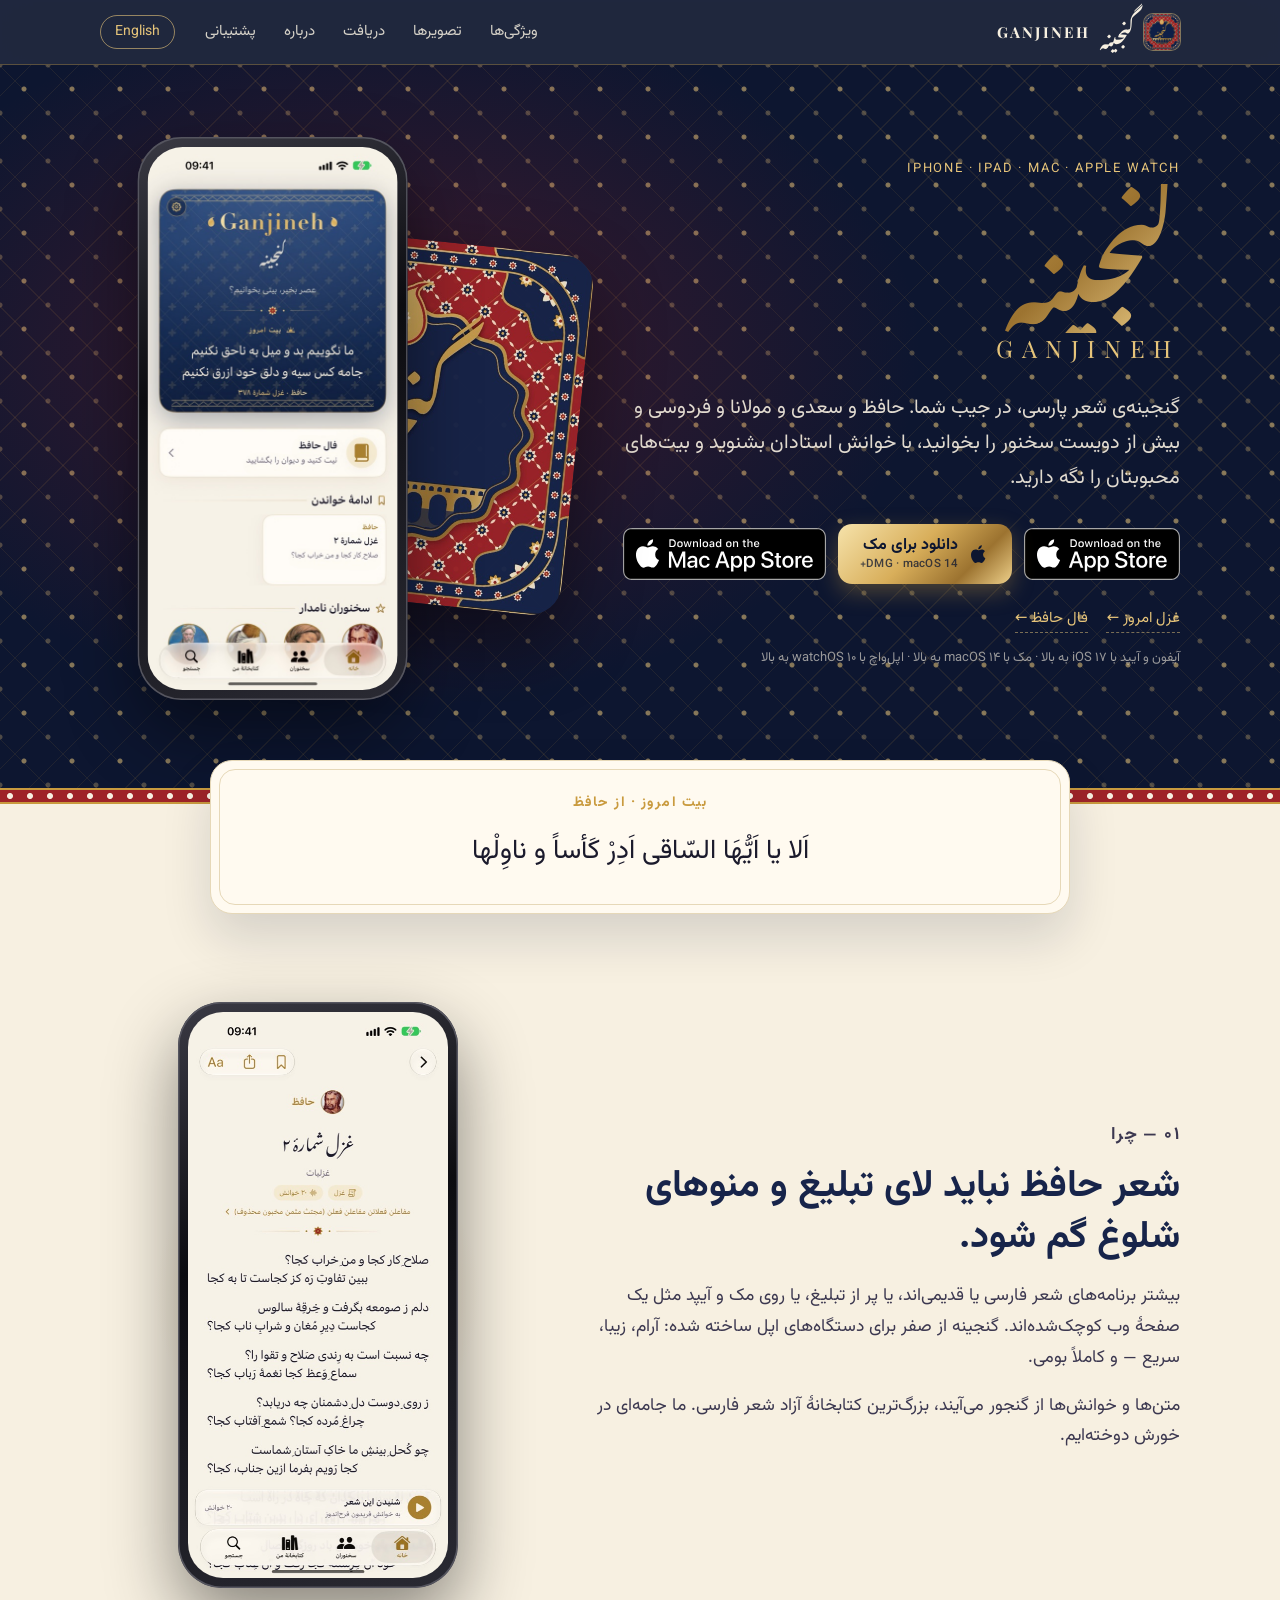
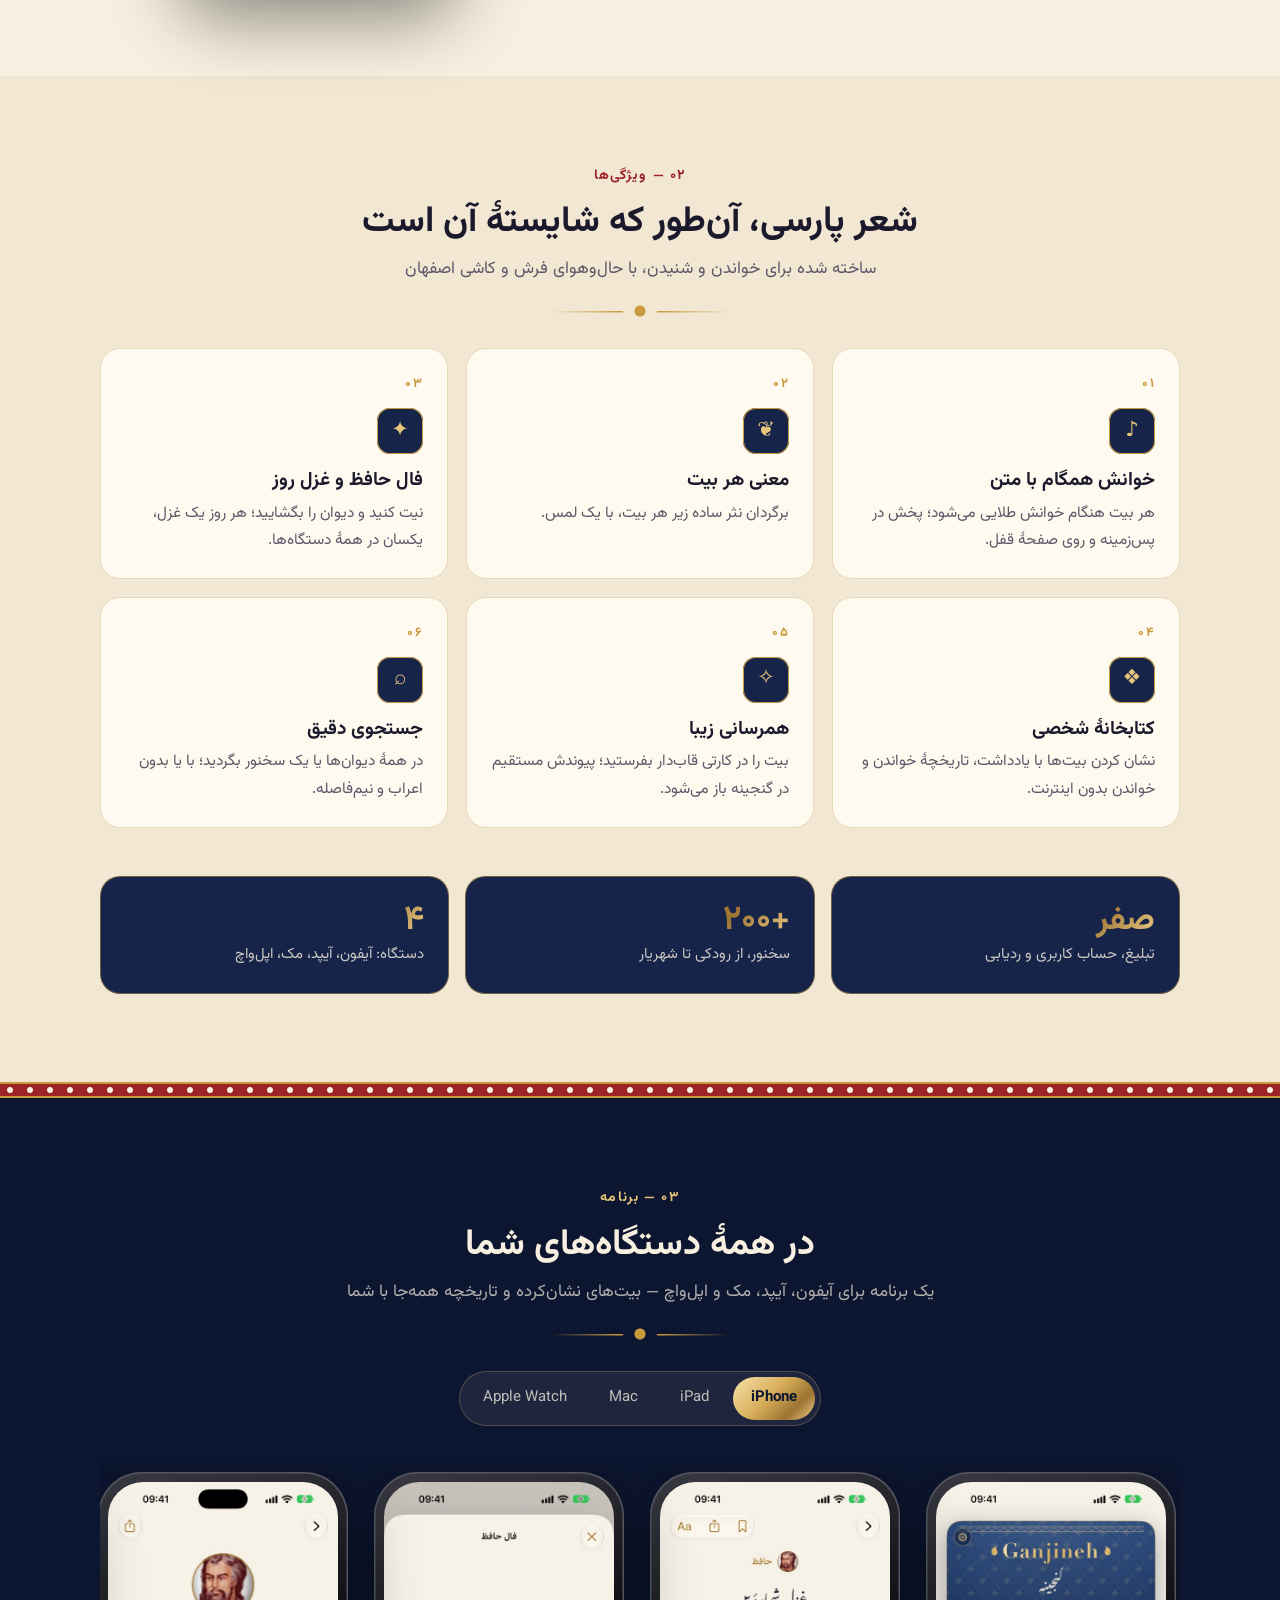
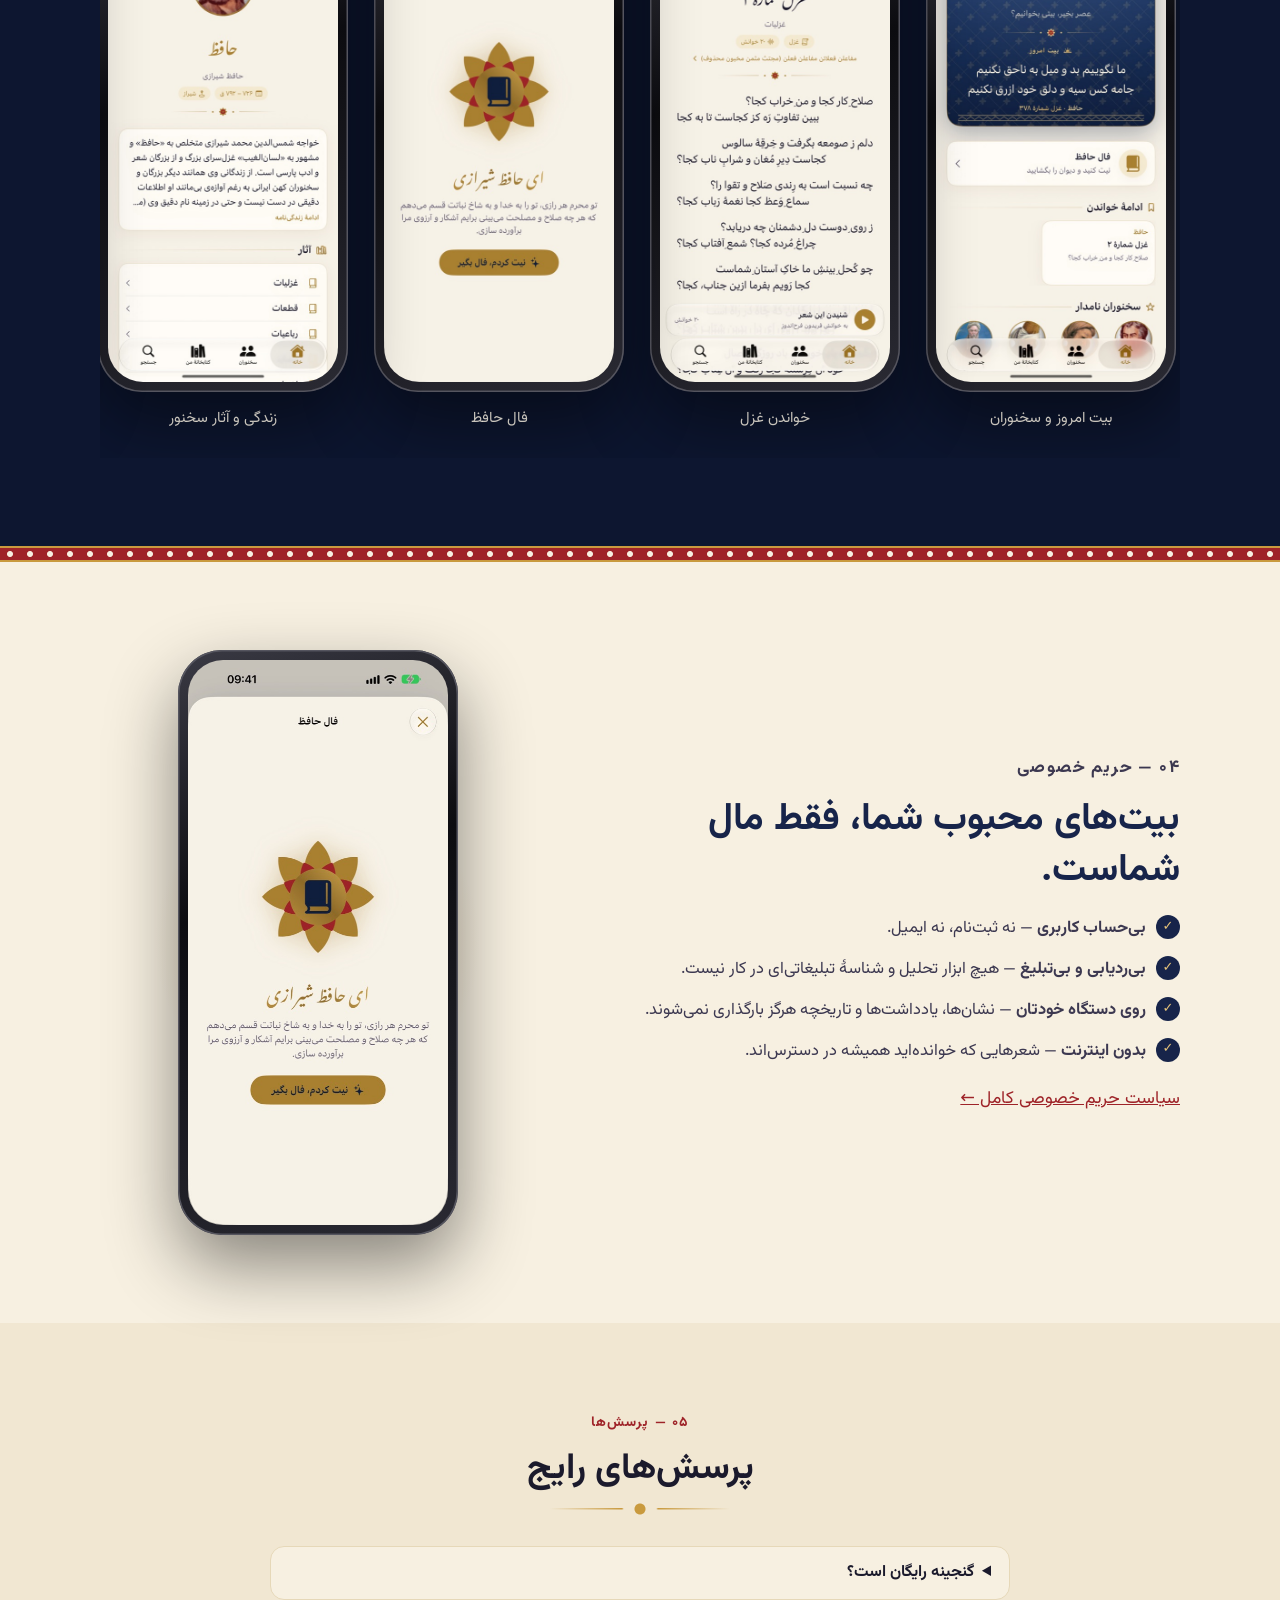
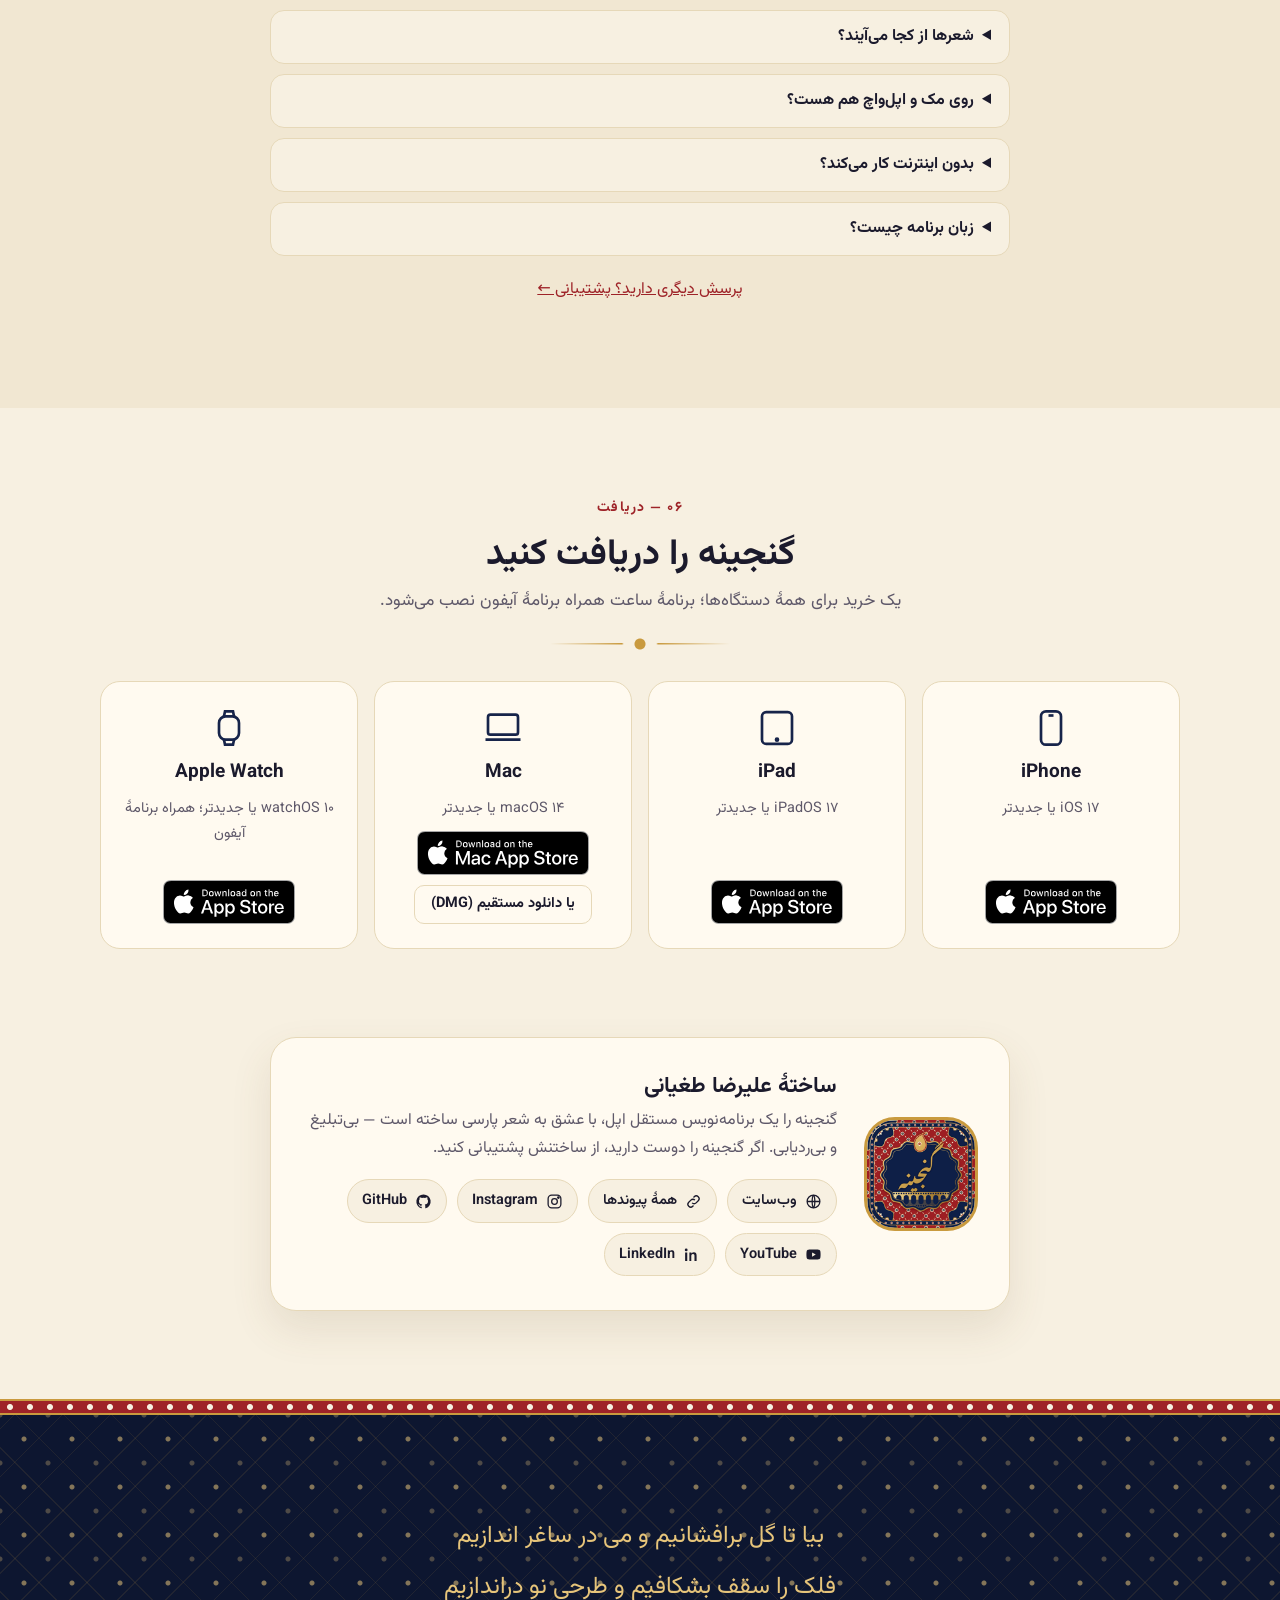
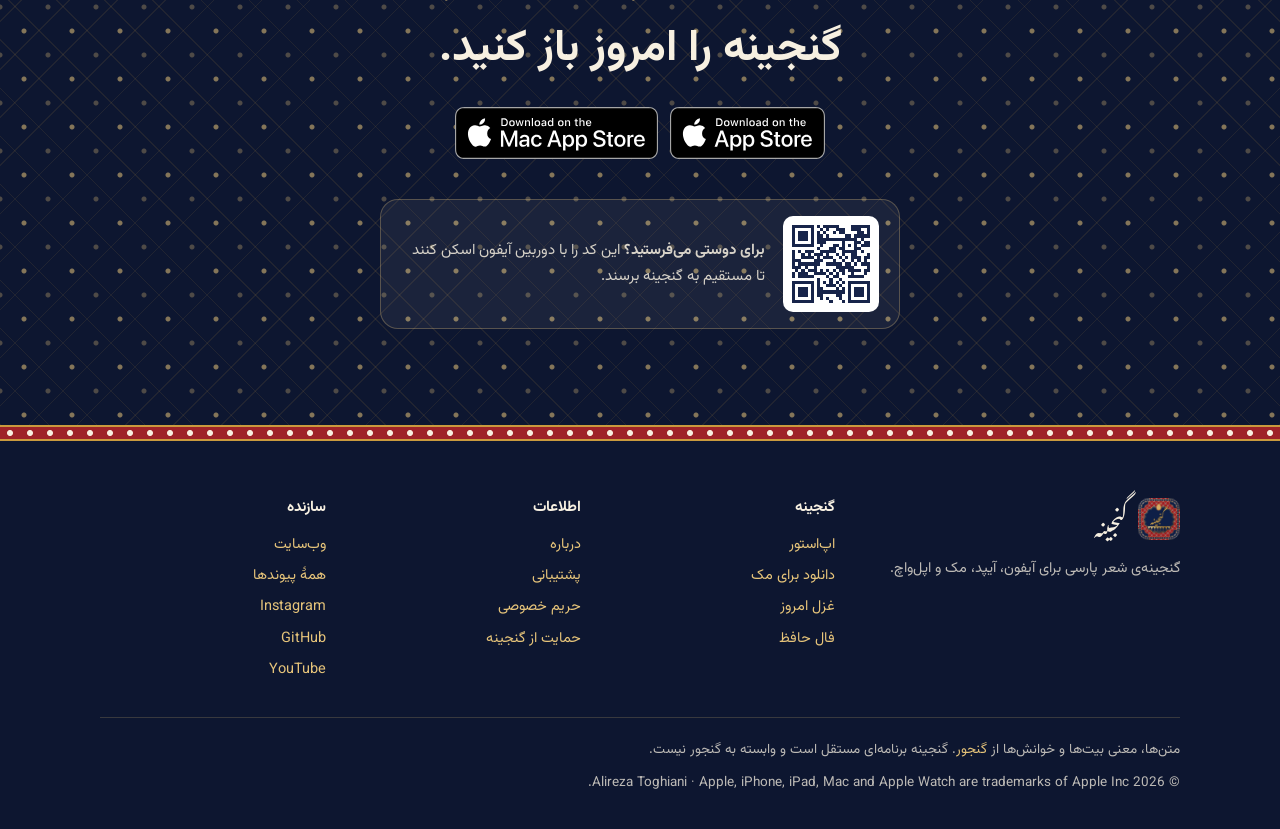
<file: index.html>
<!doctype html>
<html lang="fa" dir="rtl">
<head>
<meta charset="utf-8">
<meta name="robots" content="noindex, nofollow">
<meta name="viewport" content="width=device-width, initial-scale=1, viewport-fit=cover">
<title>گنجینه · Ganjineh — گنجینه‌ی شعر پارسی برای آیفون، آیپد، مک و اپل‌واچ</title>
<meta name="description" content="گنجینه: شعر کلاسیک فارسی را بخوانید، بشنوید و نگه دارید — حافظ، سعدی، مولانا، فردوسی و بیش از دویست سخنور. Ganjineh: read and listen to classical Persian poetry on iPhone, iPad, Mac and Apple Watch.">
<link rel="icon" type="image/png" href="/assets/favicon.png">
<link rel="apple-touch-icon" href="/assets/apple-touch-icon.png">
<meta name="theme-color" content="#0d1630">
<meta name="apple-itunes-app" content="app-id=6822480269, app-argument=https://ganjinehparsi.com/">
<meta property="og:site_name" content="Ganjineh · گنجینه">
<meta property="og:title" content="گنجینه · Ganjineh">
<meta property="og:description" content="گنجینه‌ی شعر پارسی، در جیب شما · The treasury of Persian poetry for iPhone, iPad, Mac and Apple Watch">
<meta property="og:image" content="https://ganjinehparsi.com/assets/og.jpg">
<meta property="og:url" content="https://ganjinehparsi.com/">
<meta name="twitter:card" content="summary_large_image">
<link rel="canonical" href="https://ganjinehparsi.com/">
<link rel="preconnect" href="https://fonts.googleapis.com">
<link rel="preconnect" href="https://fonts.gstatic.com" crossorigin>
<link href="https://fonts.googleapis.com/css2?family=Noto+Nastaliq+Urdu:wght@700&family=Playfair+Display:wght@600&family=Vazirmatn:wght@400;600;700&display=swap" rel="stylesheet">
<link rel="stylesheet" href="/assets/style.css">
<script src="/assets/app.js" defer></script>
</head>
<body>
<header class="top">
  <div class="wrap top-inner">
    <a class="brand" href="/"><img src="/assets/apple-touch-icon.png" alt=""><span class="fa">گنجینه</span><span class="en">GANJINEH</span></a>
    <nav class="nav" data-nav>
      <a href="#features"><span class="only-fa">ویژگی‌ها</span><span class="only-en">Features</span></a>
      <a href="#screens"><span class="only-fa">تصویرها</span><span class="only-en">Screenshots</span></a>
      <a href="#download"><span class="only-fa">دریافت</span><span class="only-en">Download</span></a>
      <a href="/about"><span class="only-fa">درباره</span><span class="only-en">About</span></a>
      <a href="/support"><span class="only-fa">پشتیبانی</span><span class="only-en">Support</span></a>
    </nav>
    <button class="menu-btn" data-menu aria-label="Menu">☰</button>
    <a href="#" class="lang-toggle" data-lang-toggle>English</a>
  </div>
</header>

<main>
  <section class="hero carpet" style="padding:0">
    <div class="wrap hero-inner">
      <div>
        <span class="eyebrow">iPhone · iPad · Mac · Apple Watch</span>
        <h1 class="title-fa">گنجینه</h1>
        <p class="title-en">Ganjineh</p>
        <p class="lead only-fa">گنجینه‌ی شعر پارسی، در جیب شما. حافظ و سعدی و مولانا و فردوسی و بیش از دویست سخنور را بخوانید، با خوانش استادان بشنوید و بیت‌های محبوبتان را نگه دارید.</p>
        <p class="lead only-en">The treasury of Persian poetry, in your pocket. Read Hafez, Saadi, Rumi, Ferdowsi and over two hundred poets, listen to master recitations as each couplet glows, and keep the verses you love.</p>
        <div class="cta">
          <a class="badge" data-link="appStore" href="#download" aria-label="Download on the App Store"><img src="/assets/download-on-the-app-store.svg" alt="Download on the App Store"></a>
          <a class="btn btn-gold" data-link="dmg" data-optional href="#download">
            <svg viewBox="0 0 24 24" fill="currentColor" aria-hidden="true"><path d="M16.4 12.6c0-2.4 2-3.6 2.1-3.7-1.1-1.7-2.9-1.9-3.5-1.9-1.5-.2-2.9.9-3.7.9-.8 0-1.9-.9-3.2-.8-1.6 0-3.1 1-4 2.4-1.7 3-.4 7.4 1.2 9.8.8 1.2 1.8 2.5 3 2.4 1.2 0 1.7-.8 3.1-.8 1.5 0 1.9.8 3.2.8 1.3 0 2.2-1.2 3-2.4.9-1.4 1.3-2.7 1.3-2.8-.1 0-2.5-1-2.5-3.9zM14 5.5c.7-.8 1.1-1.9 1-3-1 0-2.1.7-2.8 1.5-.6.7-1.2 1.8-1 2.9 1 .1 2.1-.6 2.8-1.4z"/></svg>
            <span class="stack"><span class="only-fa">دانلود برای مک</span><span class="only-en">Download for Mac</span><small>DMG · macOS 14+</small></span>
          </a>
        <a class="badge" data-link="macAppStore" href="#download" aria-label="Download on the Mac App Store"><img src="/assets/download-on-the-mac-app-store.svg" alt="Download on the Mac App Store"></a>
        </div>
        <div class="cta-sub">
          <a href="/today"><span class="only-fa">غزل امروز ←</span><span class="only-en">Today's ghazal →</span></a>
          <a href="/fal"><span class="only-fa">فال حافظ ←</span><span class="only-en">Fal of Hafez →</span></a>
        </div>
        <p class="req"><span class="only-fa">آیفون و آیپد با iOS ۱۷ به بالا · مک با macOS ۱۴ به بالا · اپل‌واچ با watchOS ۱۰ به بالا</span><span class="only-en">iPhone & iPad on iOS 17+ · Mac on macOS 14+ · Apple Watch on watchOS 10+</span></p>
      </div>
      <div class="hero-visual">
        <img class="emblem" src="/assets/emblem.jpg" alt="">
        <div class="phone"><img src="/assets/shots/iphone-home.jpg" alt="Ganjineh on iPhone: today's couplet"></div>
      </div>
    </div>
  </section>
  <div class="border-band"></div>

  <div class="wrap">
    <div class="daily" data-daily>
      <div class="label"><span class="only-fa">بیت امروز · از حافظ</span><span class="only-en">Today's couplet · Hafez</span></div>
      <p class="couplet"><span class="m">…</span></p>
      <div class="source"></div>
    </div>
  </div>

  <section id="why">
    <div class="wrap split">
      <div>
        <p class="kicker"><span class="only-fa">۰۱ — چرا</span><span class="only-en">01 — Why</span></p>
        <h2 class="only-fa">شعر حافظ نباید لای تبلیغ و منوهای شلوغ گم شود.</h2>
        <h2 class="only-en">Hafez shouldn't be lost between ads and cluttered menus.</h2>
        <p class="only-fa">بیشتر برنامه‌های شعر فارسی یا قدیمی‌اند، یا پر از تبلیغ، یا روی مک و آیپد مثل یک صفحهٔ وب کوچک‌شده‌اند. گنجینه از صفر برای دستگاه‌های اپل ساخته شده: آرام، زیبا، سریع — و کاملاً بومی.</p>
        <p class="only-en">Most Persian poetry apps are dated, full of ads, or feel like a shrunken web page on Mac and iPad. Ganjineh is built from scratch for Apple devices: calm, beautiful, fast — and fully native.</p>
        <p class="only-fa">متن‌ها و خوانش‌ها از گنجور می‌آیند، بزرگ‌ترین کتابخانهٔ آزاد شعر فارسی. ما جامه‌ای در خورش دوخته‌ایم.</p>
        <p class="only-en">The texts and recitations come from Ganjoor, the largest free library of Persian poetry. We tailored a garment worthy of it.</p>
      </div>
      <div class="split-visual"><div class="phone"><img loading="lazy" src="/assets/shots/iphone-poem.jpg" alt="A ghazal of Hafez in Ganjineh"></div></div>
    </div>
  </section>

  <section id="features" class="tinted">
    <div class="wrap">
      <p class="kicker center"><span class="only-fa">۰۲ — ویژگی‌ها</span><span class="only-en">02 — Features</span></p>
      <h2 class="section-title"><span class="only-fa">شعر پارسی، آن‌طور که شایستهٔ آن است</span><span class="only-en">Persian poetry, as it deserves to be read</span></h2>
      <p class="section-sub"><span class="only-fa">ساخته شده برای خواندن و شنیدن، با حال‌وهوای فرش و کاشی اصفهان</span><span class="only-en">Made for reading and listening, dressed in the colours of Esfahan's carpets and tiles</span></p>
      <div class="ornament"></div>
      <div class="features">
        <div class="feature"><p class="num"><span class="only-fa">۰۱</span><span class="only-en">01</span></p><div class="icon">♪</div><h3 class="only-fa">خوانش همگام با متن</h3><h3 class="only-en">Recitations in sync</h3><p class="only-fa">هر بیت هنگام خوانش طلایی می‌شود؛ پخش در پس‌زمینه و روی صفحهٔ قفل.</p><p class="only-en">Each couplet glows gold as it is recited; keeps playing in the background and on the lock screen.</p></div>
        <div class="feature"><p class="num"><span class="only-fa">۰۲</span><span class="only-en">02</span></p><div class="icon">❦</div><h3 class="only-fa">معنی هر بیت</h3><h3 class="only-en">The meaning of every couplet</h3><p class="only-fa">برگردان نثر ساده زیر هر بیت، با یک لمس.</p><p class="only-en">A plain-prose meaning under each couplet, one tap away.</p></div>
        <div class="feature"><p class="num"><span class="only-fa">۰۳</span><span class="only-en">03</span></p><div class="icon">✦</div><h3 class="only-fa">فال حافظ و غزل روز</h3><h3 class="only-en">Fal and Hafez of the day</h3><p class="only-fa">نیت کنید و دیوان را بگشایید؛ هر روز یک غزل، یکسان در همهٔ دستگاه‌ها.</p><p class="only-en">Make a wish and open the Divan; one ghazal a day, the same on every device.</p></div>
        <div class="feature"><p class="num"><span class="only-fa">۰۴</span><span class="only-en">04</span></p><div class="icon">❖</div><h3 class="only-fa">کتابخانهٔ شخصی</h3><h3 class="only-en">Your own library</h3><p class="only-fa">نشان کردن بیت‌ها با یادداشت، تاریخچهٔ خواندن و خواندن بدون اینترنت.</p><p class="only-en">Bookmark couplets with notes, keep your reading history, read offline.</p></div>
        <div class="feature"><p class="num"><span class="only-fa">۰۵</span><span class="only-en">05</span></p><div class="icon">✧</div><h3 class="only-fa">همرسانی زیبا</h3><h3 class="only-en">Beautiful sharing</h3><p class="only-fa">بیت را در کارتی قاب‌دار بفرستید؛ پیوندش مستقیم در گنجینه باز می‌شود.</p><p class="only-en">Send a couplet as a framed card; its link opens straight in Ganjineh.</p></div>
        <div class="feature"><p class="num"><span class="only-fa">۰۶</span><span class="only-en">06</span></p><div class="icon">⌕</div><h3 class="only-fa">جستجوی دقیق</h3><h3 class="only-en">Precise search</h3><p class="only-fa">در همهٔ دیوان‌ها یا یک سخنور بگردید؛ با یا بدون اعراب و نیم‌فاصله.</p><p class="only-en">Search every divan or a single poet, with or without diacritics and half-spaces.</p></div>
      </div>
      <div class="proof">
        <article><strong class="only-fa">صفر</strong><strong class="only-en">Zero</strong><span class="only-fa">تبلیغ، حساب کاربری و ردیابی</span><span class="only-en">ads, accounts and trackers</span></article>
        <article><strong class="only-fa">+۲۰۰</strong><strong class="only-en">200+</strong><span class="only-fa">سخنور، از رودکی تا شهریار</span><span class="only-en">poets, from Rudaki to Shahriar</span></article>
        <article><strong class="only-fa">۴</strong><strong class="only-en">4</strong><span class="only-fa">دستگاه: آیفون، آیپد، مک، اپل‌واچ</span><span class="only-en">platforms: iPhone, iPad, Mac, Watch</span></article>
      </div>
    </div>
    </div>
  </section>

  <div class="border-band"></div>
  <section class="shots-section carpet" id="screens">
    <div class="wrap">
      <p class="kicker center"><span class="only-fa">۰۳ — برنامه</span><span class="only-en">03 — The app</span></p>
      <h2 class="section-title"><span class="only-fa">در همهٔ دستگاه‌های شما</span><span class="only-en">On every device you own</span></h2>
      <p class="section-sub"><span class="only-fa">یک برنامه برای آیفون، آیپد، مک و اپل‌واچ — بیت‌های نشان‌کرده و تاریخچه همه‌جا با شما</span><span class="only-en">One app for iPhone, iPad, Mac and Apple Watch</span></p>
      <div class="ornament"></div>
      <div class="tabs" role="tablist" data-tabs>
        <button role="tab" aria-selected="true" data-tab="iphone">iPhone</button>
        <button role="tab" aria-selected="false" data-tab="ipad">iPad</button>
        <button role="tab" aria-selected="false" data-tab="mac">Mac</button>
        <button role="tab" aria-selected="false" data-tab="watch">Apple Watch</button>
      </div>
      <div class="gallery active" data-gallery="iphone">
        <figure><div class="phone"><img loading="lazy" src="/assets/shots/iphone-home.jpg" alt=""></div><figcaption><span class="only-fa">بیت امروز و سخنوران</span><span class="only-en">Today's couplet and poets</span></figcaption></figure>
        <figure><div class="phone"><img loading="lazy" src="/assets/shots/iphone-poem.jpg" alt=""></div><figcaption><span class="only-fa">خواندن غزل</span><span class="only-en">Reading a ghazal</span></figcaption></figure>
        <figure><div class="phone"><img loading="lazy" src="/assets/shots/iphone-fal.jpg" alt=""></div><figcaption><span class="only-fa">فال حافظ</span><span class="only-en">Fal of Hafez</span></figcaption></figure>
        <figure><div class="phone"><img loading="lazy" src="/assets/shots/iphone-poet.jpg" alt=""></div><figcaption><span class="only-fa">زندگی و آثار سخنور</span><span class="only-en">A poet's life and works</span></figcaption></figure>
        <figure><div class="phone"><img loading="lazy" src="/assets/shots/iphone-search.jpg" alt=""></div><figcaption><span class="only-fa">جستجو در دیوان‌ها</span><span class="only-en">Search every divan</span></figcaption></figure>
      </div>
      <div class="gallery" data-gallery="ipad">
        <figure><div class="tablet"><img loading="lazy" src="/assets/shots/ipad-home.jpg" alt=""></div><figcaption><span class="only-fa">خانه در آیپد</span><span class="only-en">Home on iPad</span></figcaption></figure>
        <figure><div class="tablet"><img loading="lazy" src="/assets/shots/ipad-poem.jpg" alt=""></div><figcaption><span class="only-fa">خواندن روی صفحهٔ بزرگ</span><span class="only-en">Reading on a big screen</span></figcaption></figure>
        <figure><div class="tablet"><img loading="lazy" src="/assets/shots/ipad-poet.jpg" alt=""></div><figcaption><span class="only-fa">سخنوران</span><span class="only-en">Poets</span></figcaption></figure>
        <figure><div class="tablet"><img loading="lazy" src="/assets/shots/ipad-fal.jpg" alt=""></div><figcaption><span class="only-fa">فال حافظ</span><span class="only-en">Fal of Hafez</span></figcaption></figure>
        <figure><div class="tablet"><img loading="lazy" src="/assets/shots/ipad-search.jpg" alt=""></div><figcaption><span class="only-fa">جستجو</span><span class="only-en">Search</span></figcaption></figure>
      </div>
      <div class="gallery" data-gallery="mac">
        <figure><div class="mac"><img loading="lazy" src="/assets/shots/mac-home.jpg" alt=""></div><figcaption><span class="only-fa">گنجینه روی مک، با نوار کناری و میانبرهای صفحه‌کلید</span><span class="only-en">Ganjineh on the Mac, with a sidebar and keyboard shortcuts</span></figcaption></figure>
      </div>
      <div class="gallery" data-gallery="watch">
        <figure><div class="watch"><img loading="lazy" src="/assets/shots/watch-today.jpg" alt=""></div><figcaption><span class="only-fa">بیت امروز روی مچ</span><span class="only-en">Today's couplet on your wrist</span></figcaption></figure>
      </div>
    </div>
  </section>
  <div class="border-band"></div>

  <section id="privacy">
    <div class="wrap split">
      <div>
        <p class="kicker"><span class="only-fa">۰۴ — حریم خصوصی</span><span class="only-en">04 — Privacy</span></p>
        <h2 class="only-fa">بیت‌های محبوب شما، فقط مال شماست.</h2>
        <h2 class="only-en">The verses you love are yours alone.</h2>
        <ul class="checks only-fa">
          <li><strong>بی‌حساب کاربری</strong> — نه ثبت‌نام، نه ایمیل.</li>
          <li><strong>بی‌ردیابی و بی‌تبلیغ</strong> — هیچ ابزار تحلیل و شناسهٔ تبلیغاتی‌ای در کار نیست.</li>
          <li><strong>روی دستگاه خودتان</strong> — نشان‌ها، یادداشت‌ها و تاریخچه هرگز بارگذاری نمی‌شوند.</li>
          <li><strong>بدون اینترنت</strong> — شعرهایی که خوانده‌اید همیشه در دسترس‌اند.</li>
        </ul>
        <ul class="checks only-en">
          <li><strong>No account</strong> — no sign-up, no email.</li>
          <li><strong>No tracking, no ads</strong> — no analytics and no advertising ID.</li>
          <li><strong>On your device</strong> — bookmarks, notes and history never upload.</li>
          <li><strong>Offline</strong> — poems you've read are always there.</li>
        </ul>
        <p><a href="/privacy"><span class="only-fa">سیاست حریم خصوصی کامل ←</span><span class="only-en">Read the full privacy policy →</span></a></p>
      </div>
      <div class="split-visual"><div class="phone"><img loading="lazy" src="/assets/shots/iphone-fal.jpg" alt="Fal of Hafez in Ganjineh"></div></div>
    </div>
  </section>

  <section id="faq" class="tinted">
    <div class="wrap narrow">
      <p class="kicker center"><span class="only-fa">۰۵ — پرسش‌ها</span><span class="only-en">05 — FAQ</span></p>
      <h2 class="section-title"><span class="only-fa">پرسش‌های رایج</span><span class="only-en">Questions people ask</span></h2>
      <div class="ornament"></div>
      <div class="only-fa">
        <details><summary>گنجینه رایگان است؟</summary><p>بله. گنجینه رایگان و بی‌تبلیغ است. اگر دوستش دارید، می‌توانید از ساختنش حمایت کنید.</p></details>
        <details><summary>شعرها از کجا می‌آیند؟</summary><p>از گنجور، بزرگ‌ترین کتابخانهٔ آزاد شعر فارسی، همراه با معنی بیت‌ها و خوانش‌های صوتی. نام هر خواننده کنار خوانشش آمده است.</p></details>
        <details><summary>روی مک و اپل‌واچ هم هست؟</summary><p>بله. یک برنامه برای آیفون، آیپد و مک؛ برنامهٔ ساعت همراه برنامهٔ آیفون نصب می‌شود. نسخهٔ مک را می‌توانید مستقیم هم دانلود کنید.</p></details>
        <details><summary>بدون اینترنت کار می‌کند؟</summary><p>شعرهایی که باز کرده‌اید و نشان‌هایتان بدون اینترنت در دسترس‌اند؛ جستجو و خوانش‌های تازه اینترنت می‌خواهند.</p></details>
        <details><summary>زبان برنامه چیست؟</summary><p>فارسی، با رابط انگلیسی برای کسانی که فارسی را تازه یاد می‌گیرند. شعرها همیشه پارسی‌اند.</p></details>
      </div>
      <div class="only-en">
        <details><summary>Is Ganjineh free?</summary><p>Yes. Ganjineh is free with no ads. If you love it, you can support its development.</p></details>
        <details><summary>Where do the poems come from?</summary><p>From Ganjoor, the largest free library of Persian poetry, along with couplet meanings and audio recitations. Every reciter is credited.</p></details>
        <details><summary>Is it on Mac and Apple Watch too?</summary><p>Yes. One app for iPhone, iPad and Mac; the watch app comes with the iPhone app. You can also download the Mac version directly.</p></details>
        <details><summary>Does it work offline?</summary><p>Poems you've opened and your bookmarks work offline; search and new recitations need a connection.</p></details>
        <details><summary>What language is the app in?</summary><p>Persian, with an English interface for learners and the diaspora. The poems always stay Persian.</p></details>
      </div>
      <p style="text-align:center;margin-top:20px"><a href="/support"><span class="only-fa">پرسش دیگری دارید؟ پشتیبانی ←</span><span class="only-en">Another question? Visit support →</span></a></p>
    </div>
  </section>

  <section id="download">
    <div class="wrap">
      <p class="kicker center"><span class="only-fa">۰۶ — دریافت</span><span class="only-en">06 — Download</span></p>
      <h2 class="section-title"><span class="only-fa">گنجینه را دریافت کنید</span><span class="only-en">Get Ganjineh</span></h2>
      <p class="section-sub"><span class="only-fa">یک خرید برای همهٔ دستگاه‌ها؛ برنامهٔ ساعت همراه برنامهٔ آیفون نصب می‌شود.</span><span class="only-en">One download for every device; the watch app comes with the iPhone app.</span></p>
      <div class="ornament"></div>
      <div class="platform-grid">
        <div class="platform">
          <div class="glyph"><svg viewBox="0 0 24 24" fill="none" stroke="currentColor" stroke-width="1.6"><rect x="6" y="2" width="12" height="20" rx="3"/><path d="M10.5 4.5h3"/></svg></div>
          <h3>iPhone</h3><p class="only-fa">iOS ۱۷ یا جدیدتر</p><p class="only-en">iOS 17 or later</p>
          <a class="badge" data-link="appStore" href="#download"><img src="/assets/download-on-the-app-store.svg" alt="Download on the App Store"></a>
        </div>
        <div class="platform">
          <div class="glyph"><svg viewBox="0 0 24 24" fill="none" stroke="currentColor" stroke-width="1.6"><rect x="3" y="2.5" width="18" height="19" rx="2.5"/><circle cx="12" cy="19" r=".6" fill="currentColor"/></svg></div>
          <h3>iPad</h3><p class="only-fa">iPadOS ۱۷ یا جدیدتر</p><p class="only-en">iPadOS 17 or later</p>
          <a class="badge" data-link="appStore" href="#download"><img src="/assets/download-on-the-app-store.svg" alt="Download on the App Store"></a>
        </div>
        <div class="platform">
          <div class="glyph"><svg viewBox="0 0 24 24" fill="none" stroke="currentColor" stroke-width="1.6"><rect x="3" y="4" width="18" height="12" rx="1.5"/><path d="M1.5 19h21"/></svg></div>
          <h3>Mac</h3><p class="only-fa">macOS ۱۴ یا جدیدتر</p><p class="only-en">macOS 14 or later</p>
          <a class="badge" data-link="macAppStore" href="#download"><img src="/assets/download-on-the-mac-app-store.svg" alt="Download on the Mac App Store"></a>
          <a class="btn btn-outline" data-link="dmg" data-optional href="#download"><span class="only-fa">یا دانلود مستقیم (DMG)</span><span class="only-en">or download the DMG</span></a>
        </div>
        <div class="platform">
          <div class="glyph"><svg viewBox="0 0 24 24" fill="none" stroke="currentColor" stroke-width="1.6"><rect x="6" y="5" width="12" height="14" rx="4"/><path d="M9 5l.6-3h4.8l.6 3M9 19l.6 3h4.8l.6-3"/></svg></div>
          <h3>Apple Watch</h3><p class="only-fa">watchOS ۱۰ یا جدیدتر؛ همراه برنامهٔ آیفون</p><p class="only-en">watchOS 10 or later; comes with the iPhone app</p>
          <a class="badge" data-link="appStore" href="#download"><img src="/assets/download-on-the-app-store.svg" alt="Download on the App Store"></a>
        </div>
      </div>
    </div>
  </section>

  <section style="padding-top:0">
    <div class="wrap narrow">
      <div class="creator">
        <div class="avatar"><img src="/assets/apple-touch-icon.png" alt=""></div>
        <div>
          <h3><span class="only-fa">ساختهٔ علیرضا طغیانی</span><span class="only-en">Made by Alireza Toghiani</span></h3>
          <p class="only-fa">گنجینه را یک برنامه‌نویس مستقل اپل، با عشق به شعر پارسی ساخته است — بی‌تبلیغ و بی‌ردیابی. اگر گنجینه را دوست دارید، از ساختنش پشتیبانی کنید.</p>
          <p class="only-en">Ganjineh is made by an independent Apple developer who loves Persian poetry — no ads, no tracking. If you enjoy it, you can support its development.</p>
          <div class="links" data-creator-links></div>
        </div>
      </div>
    </div>
  </section>
  <div class="border-band"></div>
  <section class="close carpet">
    <div class="wrap">
      <p class="close-couplet">بیا تا گل برافشانیم و می در ساغر اندازیم<br>فلک را سقف بشکافیم و طرحی نو دراندازیم</p>
      <h2><span class="only-fa">گنجینه را امروز باز کنید.</span><span class="only-en">Open the treasury today.</span></h2>
      <div class="cta" style="justify-content:center">
        <a class="badge" data-link="appStore" href="#download"><img src="/assets/download-on-the-app-store.svg" alt="Download on the App Store"></a>
        <a class="badge" data-link="macAppStore" href="#download"><img src="/assets/download-on-the-mac-app-store.svg" alt="Download on the Mac App Store"></a>
      </div>
      <div class="share">
        <img src="/assets/qr.svg" width="96" height="96" alt="QR code for ganjinehparsi.com">
        <p class="only-fa"><strong>برای دوستی می‌فرستید؟</strong> این کد را با دوربین آیفون اسکن کنند تا مستقیم به گنجینه برسند.</p>
        <p class="only-en"><strong>Sharing with a friend?</strong> They can scan this with their iPhone camera to land right on Ganjineh.</p>
      </div>
    </div>
  </section>
</main>

<div class="border-band"></div>
<footer data-footer></footer>
</body>
</html>
</file>
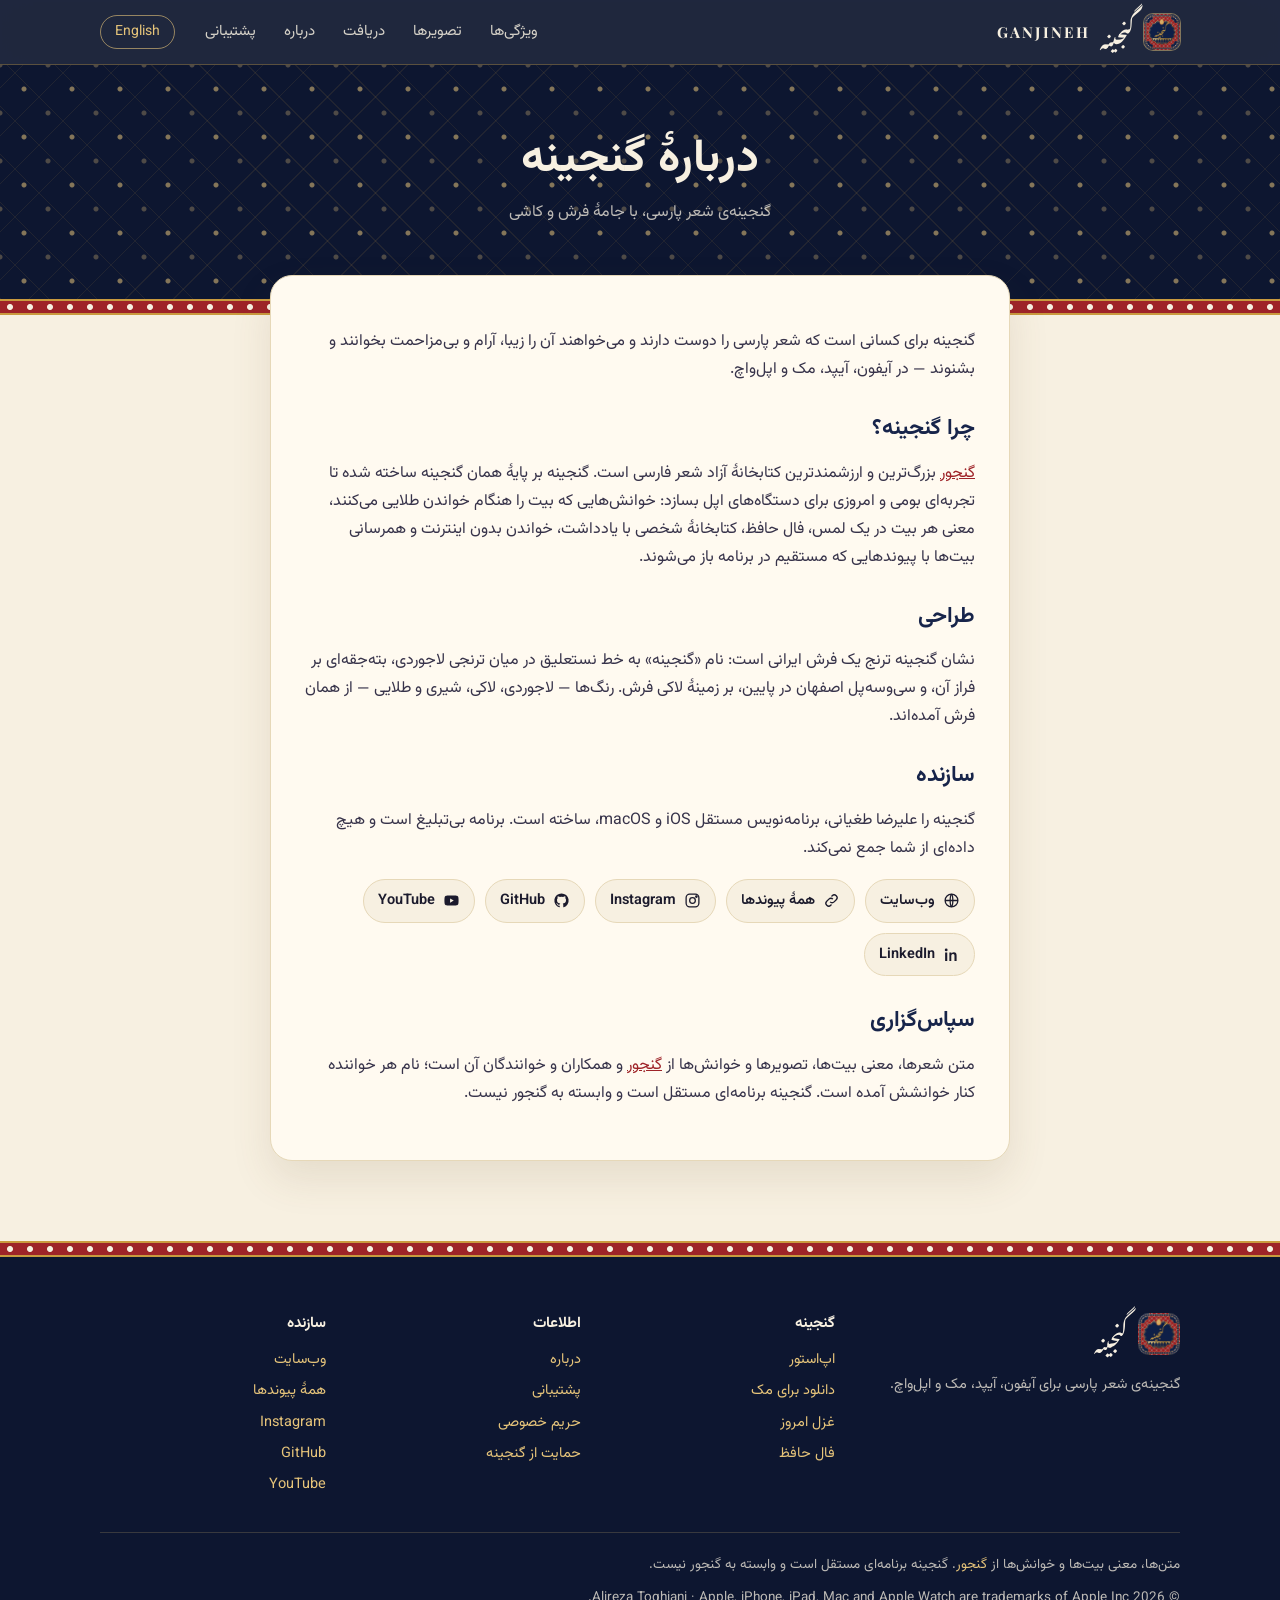
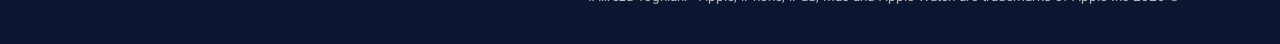
<file: about.html>
<!doctype html>
<html lang="fa" dir="rtl">
<head>
<meta charset="utf-8">
<meta name="robots" content="noindex, nofollow">
<meta name="viewport" content="width=device-width, initial-scale=1, viewport-fit=cover">
<title>درباره · About — گنجینه</title>
<meta name="description" content="About Ganjineh, the treasury of Persian poetry for iPhone, iPad, Mac and Apple Watch.">
<link rel="icon" type="image/png" href="/assets/favicon.png">
<link rel="apple-touch-icon" href="/assets/apple-touch-icon.png">
<meta name="theme-color" content="#0d1630">
<meta property="og:site_name" content="Ganjineh · گنجینه">
<meta property="og:title" content="درباره · About — گنجینه">
<meta property="og:description" content="About Ganjineh, the treasury of Persian poetry for iPhone, iPad, Mac and Apple Watch.">
<meta property="og:image" content="https://ganjinehparsi.com/assets/og.jpg">
<meta name="twitter:card" content="summary_large_image">
<link rel="canonical" href="https://ganjinehparsi.com/about">
<link rel="preconnect" href="https://fonts.googleapis.com">
<link rel="preconnect" href="https://fonts.gstatic.com" crossorigin>
<link href="https://fonts.googleapis.com/css2?family=Noto+Nastaliq+Urdu:wght@700&family=Playfair+Display:wght@600&family=Vazirmatn:wght@400;600;700&display=swap" rel="stylesheet">
<link rel="stylesheet" href="/assets/style.css">
<script src="/assets/app.js" defer></script>
</head>
<body>
<header class="top">
  <div class="wrap top-inner">
    <a class="brand" href="/"><img src="/assets/apple-touch-icon.png" alt=""><span class="fa">گنجینه</span><span class="en">GANJINEH</span></a>
    <nav class="nav" data-nav>
      <a href="/#features"><span class="only-fa">ویژگی‌ها</span><span class="only-en">Features</span></a>
      <a href="/#screens"><span class="only-fa">تصویرها</span><span class="only-en">Screenshots</span></a>
      <a href="/#download"><span class="only-fa">دریافت</span><span class="only-en">Download</span></a>
      <a href="/about"><span class="only-fa">درباره</span><span class="only-en">About</span></a>
      <a href="/support"><span class="only-fa">پشتیبانی</span><span class="only-en">Support</span></a>
    </nav>
    <button class="menu-btn" data-menu aria-label="Menu">☰</button>
    <a href="#" class="lang-toggle" data-lang-toggle>English</a>
  </div>
</header>
<main>
  <div class="page-hero carpet">
    <h1><span class="only-fa">دربارهٔ گنجینه</span><span class="only-en">About Ganjineh</span></h1>
    <p><span class="only-fa">گنجینه‌ی شعر پارسی، با جامهٔ فرش و کاشی</span><span class="only-en">The treasury of Persian poetry, dressed in carpet and tile</span></p>
  </div>
  <div class="border-band"></div>
  <div class="wrap narrow">
    <article class="prose">
<p class="only-fa">گنجینه برای کسانی است که شعر پارسی را دوست دارند و می‌خواهند آن را زیبا، آرام و بی‌مزاحمت بخوانند و بشنوند — در آیفون، آیپد، مک و اپل‌واچ.</p><p class="only-en" dir="ltr">Ganjineh is for anyone who loves Persian poetry and wants to read and hear it beautifully, calmly and without distraction — on iPhone, iPad, Mac and Apple Watch.</p>
<h2 class="only-fa">چرا گنجینه؟</h2><h2 class="only-en" dir="ltr">Why Ganjineh?</h2>
<p class="only-fa"><a href="https://ganjoor.net">گنجور</a> بزرگ‌ترین و ارزشمندترین کتابخانهٔ آزاد شعر فارسی است. گنجینه بر پایهٔ همان گنجینه ساخته شده تا تجربه‌ای بومی و امروزی برای دستگاه‌های اپل بسازد: خوانش‌هایی که بیت را هنگام خواندن طلایی می‌کنند، معنی هر بیت در یک لمس، فال حافظ، کتابخانهٔ شخصی با یادداشت، خواندن بدون اینترنت و همرسانی بیت‌ها با پیوندهایی که مستقیم در برنامه باز می‌شوند.</p><p class="only-en" dir="ltr"><a href="https://ganjoor.net">Ganjoor</a> is the largest and most valuable free library of Persian poetry. Ganjineh builds on that treasury to offer a native, modern experience for Apple devices: recitations that light up each couplet as it is read, the meaning of every couplet one tap away, the Fal of Hafez, a personal library with notes, offline reading, and couplets you can share with links that open straight in the app.</p>
<h2 class="only-fa">طراحی</h2><h2 class="only-en" dir="ltr">Design</h2>
<p class="only-fa">نشان گنجینه ترنج یک فرش ایرانی است: نام «گنجینه» به خط نستعلیق در میان ترنجی لاجوردی، بته‌جقه‌ای بر فراز آن، و سی‌وسه‌پل اصفهان در پایین، بر زمینهٔ لاکی فرش. رنگ‌ها — لاجوردی، لاکی، شیری و طلایی — از همان فرش آمده‌اند.</p><p class="only-en" dir="ltr">Ganjineh's emblem is the medallion of a Persian carpet: the name گنجینه in Nastaliq inside an indigo toranj, a boteh crowning it and Esfahan's Si-o-se-pol bridge below, on a madder-red field. The colours — indigo, madder, ivory and gold — come from that carpet.</p>
<h2 class="only-fa">سازنده</h2><h2 class="only-en" dir="ltr">The maker</h2>
<p class="only-fa">گنجینه را علیرضا طغیانی، برنامه‌نویس مستقل iOS و macOS، ساخته است. برنامه بی‌تبلیغ است و هیچ داده‌ای از شما جمع نمی‌کند.</p><p class="only-en" dir="ltr">Ganjineh is made by Alireza Toghiani, an independent iOS and macOS developer. The app has no ads and collects no data about you.</p>
<div class="links" data-creator-links></div>
<h2 class="only-fa">سپاس‌گزاری</h2><h2 class="only-en" dir="ltr">Credits</h2>
<p class="only-fa">متن شعرها، معنی بیت‌ها، تصویرها و خوانش‌ها از <a href="https://ganjoor.net">گنجور</a> و همکاران و خوانندگان آن است؛ نام هر خواننده کنار خوانشش آمده است. گنجینه برنامه‌ای مستقل است و وابسته به گنجور نیست.</p><p class="only-en" dir="ltr">Poem texts, couplet meanings, portraits and recitations come from <a href="https://ganjoor.net">Ganjoor</a>, its contributors and reciters; each reciter is credited beside their recitation. Ganjineh is independent and not affiliated with Ganjoor.</p>
    </article>
  </div>
</main>
<div class="border-band"></div>
<footer data-footer></footer>
</body>
</html>
</file>
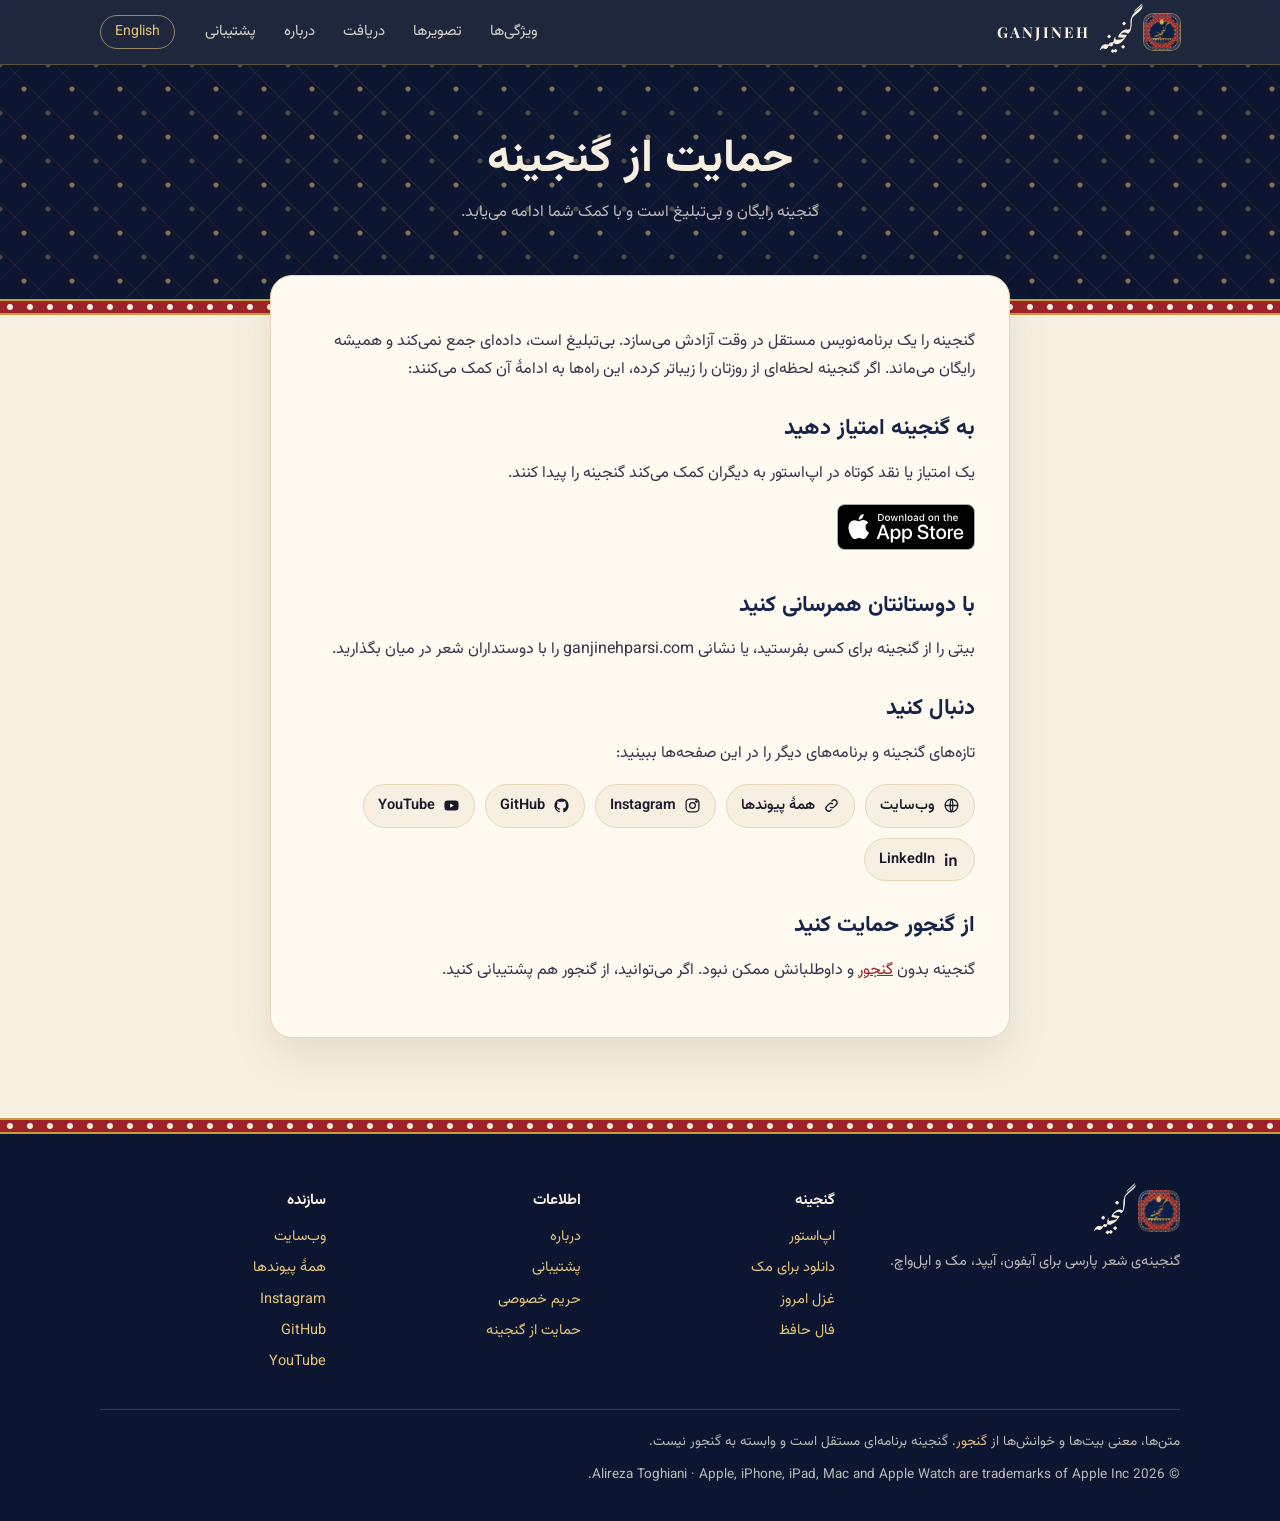
<file: donate.html>
<!doctype html>
<html lang="fa" dir="rtl">
<head>
<meta charset="utf-8">
<meta name="robots" content="noindex, nofollow">
<meta name="viewport" content="width=device-width, initial-scale=1, viewport-fit=cover">
<title>حمایت از گنجینه · Support Ganjineh</title>
<meta name="description" content="Ways to support Ganjineh, the free and ad-free Persian poetry app.">
<link rel="icon" type="image/png" href="/assets/favicon.png">
<link rel="apple-touch-icon" href="/assets/apple-touch-icon.png">
<meta name="theme-color" content="#0d1630">
<meta property="og:site_name" content="Ganjineh · گنجینه">
<meta property="og:title" content="حمایت از گنجینه · Support Ganjineh">
<meta property="og:description" content="Ways to support Ganjineh, the free and ad-free Persian poetry app.">
<meta property="og:image" content="https://ganjinehparsi.com/assets/og.jpg">
<meta name="twitter:card" content="summary_large_image">
<link rel="canonical" href="https://ganjinehparsi.com/donate">
<link rel="preconnect" href="https://fonts.googleapis.com">
<link rel="preconnect" href="https://fonts.gstatic.com" crossorigin>
<link href="https://fonts.googleapis.com/css2?family=Noto+Nastaliq+Urdu:wght@700&family=Playfair+Display:wght@600&family=Vazirmatn:wght@400;600;700&display=swap" rel="stylesheet">
<link rel="stylesheet" href="/assets/style.css">
<script src="/assets/app.js" defer></script>
</head>
<body>
<header class="top">
  <div class="wrap top-inner">
    <a class="brand" href="/"><img src="/assets/apple-touch-icon.png" alt=""><span class="fa">گنجینه</span><span class="en">GANJINEH</span></a>
    <nav class="nav" data-nav>
      <a href="/#features"><span class="only-fa">ویژگی‌ها</span><span class="only-en">Features</span></a>
      <a href="/#screens"><span class="only-fa">تصویرها</span><span class="only-en">Screenshots</span></a>
      <a href="/#download"><span class="only-fa">دریافت</span><span class="only-en">Download</span></a>
      <a href="/about"><span class="only-fa">درباره</span><span class="only-en">About</span></a>
      <a href="/support"><span class="only-fa">پشتیبانی</span><span class="only-en">Support</span></a>
    </nav>
    <button class="menu-btn" data-menu aria-label="Menu">☰</button>
    <a href="#" class="lang-toggle" data-lang-toggle>English</a>
  </div>
</header>
<main>
  <div class="page-hero carpet">
    <h1><span class="only-fa">حمایت از گنجینه</span><span class="only-en">Support Ganjineh</span></h1>
    <p><span class="only-fa">گنجینه رایگان و بی‌تبلیغ است و با کمک شما ادامه می‌یابد.</span><span class="only-en">Ganjineh is free and ad-free, and grows with your help.</span></p>
  </div>
  <div class="border-band"></div>
  <div class="wrap narrow">
    <article class="prose">
<p class="only-fa">گنجینه را یک برنامه‌نویس مستقل در وقت آزادش می‌سازد. بی‌تبلیغ است، داده‌ای جمع نمی‌کند و همیشه رایگان می‌ماند. اگر گنجینه لحظه‌ای از روزتان را زیباتر کرده، این راه‌ها به ادامهٔ آن کمک می‌کنند:</p><p class="only-en" dir="ltr">Ganjineh is built by an independent developer in their spare time. It has no ads, collects no data and will stay free. If it has made a moment of your day more beautiful, here is how you can help it continue:</p>
<div hidden data-donate><h2 class="only-fa">حمایت مالی</h2><h2 class="only-en">Donate</h2><p class="only-fa">هر مبلغی، هر چقدر کوچک، صرف نگهداری و افزودن ویژگی‌های تازه می‌شود.</p><p class="only-en" dir="ltr">Any amount, however small, goes into keeping Ganjineh running and adding new features.</p><p><a class="btn btn-gold" href="#" target="_blank" rel="noopener"><span class="only-fa">حمایت مالی</span><span class="only-en">Donate</span></a></p></div>
<h2 class="only-fa">به گنجینه امتیاز دهید</h2><h2 class="only-en" dir="ltr">Rate Ganjineh</h2>
<p class="only-fa">یک امتیاز یا نقد کوتاه در اپ‌استور به دیگران کمک می‌کند گنجینه را پیدا کنند.</p><p class="only-en" dir="ltr">A rating or short review on the App Store helps others discover Ganjineh.</p>
<p><a class="badge" data-link="appStore" href="https://apps.apple.com/us/app/ganjineh/id6822480269"><img src="/assets/download-on-the-app-store.svg" alt="App Store" style="height:46px"></a></p>
<h2 class="only-fa">با دوستانتان همرسانی کنید</h2><h2 class="only-en" dir="ltr">Share it with friends</h2>
<p class="only-fa">بیتی را از گنجینه برای کسی بفرستید، یا نشانی ganjinehparsi.com را با دوستداران شعر در میان بگذارید.</p><p class="only-en" dir="ltr">Send someone a couplet from Ganjineh, or share ganjinehparsi.com with fellow poetry lovers.</p>
<h2 class="only-fa">دنبال کنید</h2><h2 class="only-en" dir="ltr">Follow along</h2>
<p class="only-fa">تازه‌های گنجینه و برنامه‌های دیگر را در این صفحه‌ها ببینید:</p><p class="only-en" dir="ltr">News about Ganjineh and other apps:</p>
<div class="links" data-creator-links></div>
<h2 class="only-fa">از گنجور حمایت کنید</h2><h2 class="only-en" dir="ltr">Support Ganjoor too</h2>
<p class="only-fa">گنجینه بدون <a href="https://ganjoor.net">گنجور</a> و داوطلبانش ممکن نبود. اگر می‌توانید، از گنجور هم پشتیبانی کنید.</p><p class="only-en" dir="ltr">Ganjineh would not exist without <a href="https://ganjoor.net">Ganjoor</a> and its volunteers. If you can, support Ganjoor as well.</p>
    </article>
  </div>
</main>
<div class="border-band"></div>
<footer data-footer></footer>
</body>
</html>
</file>
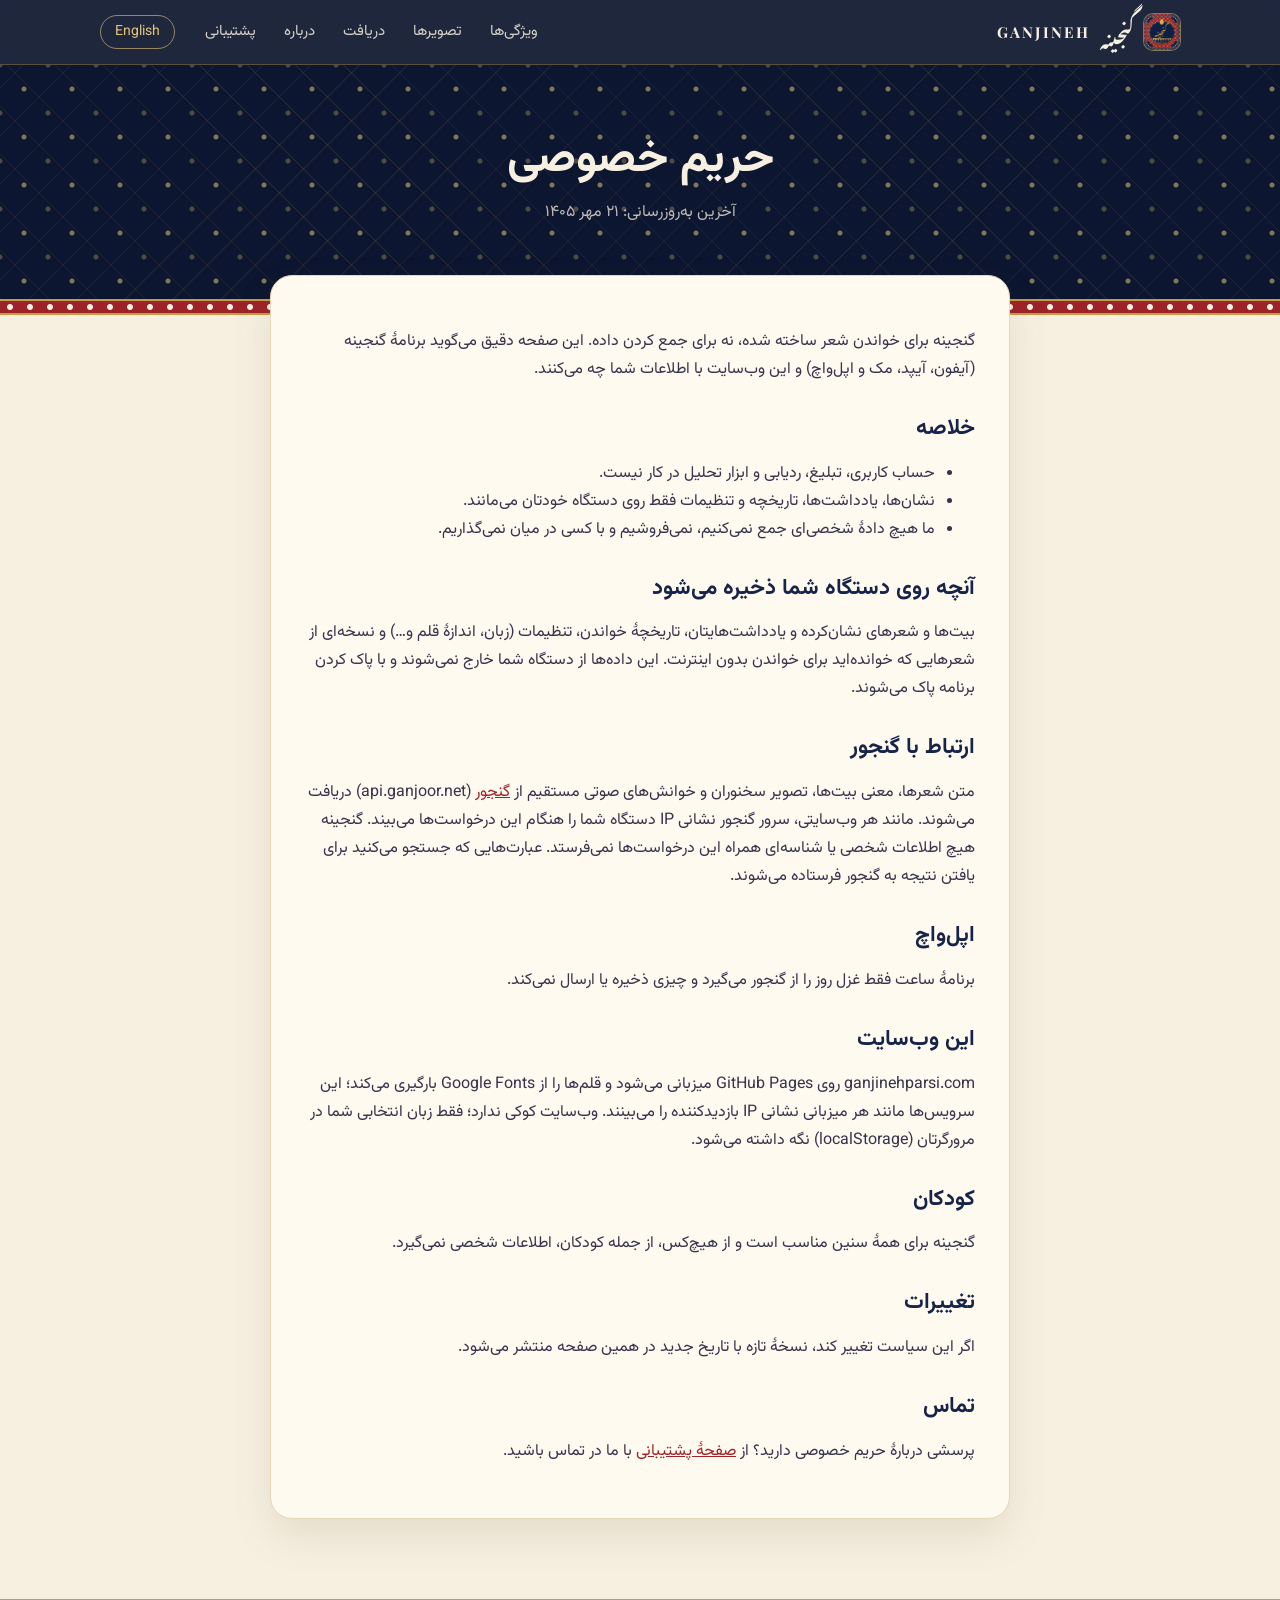
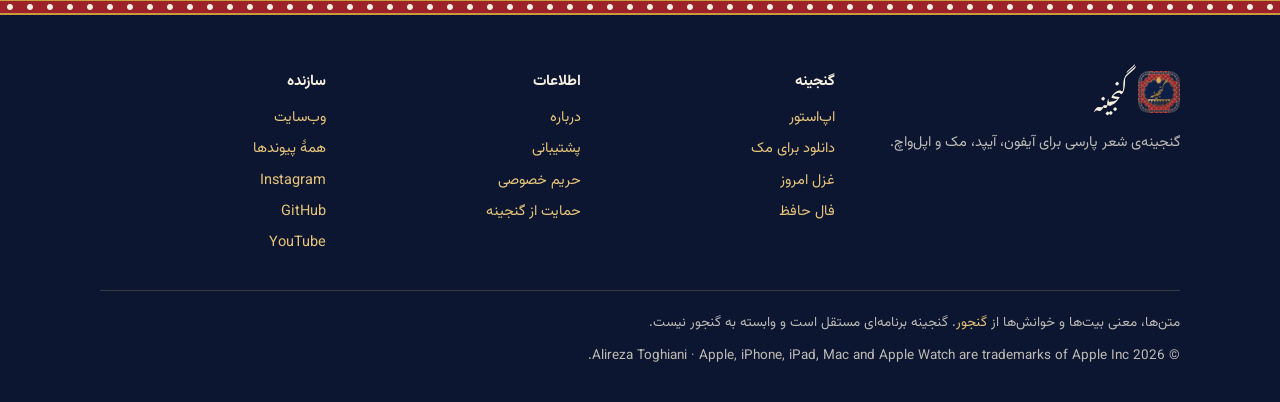
<file: privacy.html>
<!doctype html>
<html lang="fa" dir="rtl">
<head>
<meta charset="utf-8">
<meta name="robots" content="noindex, nofollow">
<meta name="viewport" content="width=device-width, initial-scale=1, viewport-fit=cover">
<title>حریم خصوصی · Privacy Policy — گنجینه</title>
<meta name="description" content="Ganjineh collects no personal data. Privacy policy for the Ganjineh app and website.">
<link rel="icon" type="image/png" href="/assets/favicon.png">
<link rel="apple-touch-icon" href="/assets/apple-touch-icon.png">
<meta name="theme-color" content="#0d1630">
<meta property="og:site_name" content="Ganjineh · گنجینه">
<meta property="og:title" content="حریم خصوصی · Privacy Policy — گنجینه">
<meta property="og:description" content="Ganjineh collects no personal data. Privacy policy for the Ganjineh app and website.">
<meta property="og:image" content="https://ganjinehparsi.com/assets/og.jpg">
<meta name="twitter:card" content="summary_large_image">
<link rel="canonical" href="https://ganjinehparsi.com/privacy">
<link rel="preconnect" href="https://fonts.googleapis.com">
<link rel="preconnect" href="https://fonts.gstatic.com" crossorigin>
<link href="https://fonts.googleapis.com/css2?family=Noto+Nastaliq+Urdu:wght@700&family=Playfair+Display:wght@600&family=Vazirmatn:wght@400;600;700&display=swap" rel="stylesheet">
<link rel="stylesheet" href="/assets/style.css">
<script src="/assets/app.js" defer></script>
</head>
<body>
<header class="top">
  <div class="wrap top-inner">
    <a class="brand" href="/"><img src="/assets/apple-touch-icon.png" alt=""><span class="fa">گنجینه</span><span class="en">GANJINEH</span></a>
    <nav class="nav" data-nav>
      <a href="/#features"><span class="only-fa">ویژگی‌ها</span><span class="only-en">Features</span></a>
      <a href="/#screens"><span class="only-fa">تصویرها</span><span class="only-en">Screenshots</span></a>
      <a href="/#download"><span class="only-fa">دریافت</span><span class="only-en">Download</span></a>
      <a href="/about"><span class="only-fa">درباره</span><span class="only-en">About</span></a>
      <a href="/support"><span class="only-fa">پشتیبانی</span><span class="only-en">Support</span></a>
    </nav>
    <button class="menu-btn" data-menu aria-label="Menu">☰</button>
    <a href="#" class="lang-toggle" data-lang-toggle>English</a>
  </div>
</header>
<main>
  <div class="page-hero carpet">
    <h1><span class="only-fa">حریم خصوصی</span><span class="only-en">Privacy Policy</span></h1>
    <p><span class="only-fa">آخرین به‌روزرسانی: ۲۱ مهر ۱۴۰۵</span><span class="only-en">Last updated: 13 October 2026</span></p>
  </div>
  <div class="border-band"></div>
  <div class="wrap narrow">
    <article class="prose">
<p class="only-fa">گنجینه برای خواندن شعر ساخته شده، نه برای جمع کردن داده. این صفحه دقیق می‌گوید برنامهٔ گنجینه (آیفون، آیپد، مک و اپل‌واچ) و این وب‌سایت با اطلاعات شما چه می‌کنند.</p><p class="only-en" dir="ltr">Ganjineh is made for reading poetry, not for collecting data. This page explains exactly what the Ganjineh app (iPhone, iPad, Mac and Apple Watch) and this website do with your information.</p>
<h2 class="only-fa">خلاصه</h2><h2 class="only-en" dir="ltr">In short</h2>
<ul class="only-fa"><li>حساب کاربری، تبلیغ، ردیابی و ابزار تحلیل در کار نیست.</li><li>نشان‌ها، یادداشت‌ها، تاریخچه و تنظیمات فقط روی دستگاه خودتان می‌مانند.</li><li>ما هیچ دادهٔ شخصی‌ای جمع نمی‌کنیم، نمی‌فروشیم و با کسی در میان نمی‌گذاریم.</li></ul><ul class="only-en" dir="ltr"><li>No accounts, no ads, no tracking and no analytics.</li><li>Bookmarks, notes, history and settings stay on your own device.</li><li>We do not collect, sell or share any personal data.</li></ul>
<h2 class="only-fa">آنچه روی دستگاه شما ذخیره می‌شود</h2><h2 class="only-en" dir="ltr">What is stored on your device</h2>
<p class="only-fa">بیت‌ها و شعرهای نشان‌کرده و یادداشت‌هایتان، تاریخچهٔ خواندن، تنظیمات (زبان، اندازهٔ قلم و…) و نسخه‌ای از شعرهایی که خوانده‌اید برای خواندن بدون اینترنت. این داده‌ها از دستگاه شما خارج نمی‌شوند و با پاک کردن برنامه پاک می‌شوند.</p><p class="only-en" dir="ltr">Your bookmarked couplets and poems with your notes, reading history, settings (language, text size and so on) and a copy of poems you have read, for reading offline. This data never leaves your device and is removed when you delete the app.</p>
<h2 class="only-fa">ارتباط با گنجور</h2><h2 class="only-en" dir="ltr">Connection to Ganjoor</h2>
<p class="only-fa">متن شعرها، معنی بیت‌ها، تصویر سخنوران و خوانش‌های صوتی مستقیم از <a href="https://ganjoor.net">گنجور</a> (api.ganjoor.net) دریافت می‌شوند. مانند هر وب‌سایتی، سرور گنجور نشانی IP دستگاه شما را هنگام این درخواست‌ها می‌بیند. گنجینه هیچ اطلاعات شخصی یا شناسه‌ای همراه این درخواست‌ها نمی‌فرستد. عبارت‌هایی که جستجو می‌کنید برای یافتن نتیجه به گنجور فرستاده می‌شوند.</p><p class="only-en" dir="ltr">Poem texts, couplet meanings, poet portraits and audio recitations are fetched directly from <a href="https://ganjoor.net">Ganjoor</a> (api.ganjoor.net). Like any website, Ganjoor's server sees your device's IP address when it answers these requests. Ganjineh sends no personal information or identifiers with them. Words you search for are sent to Ganjoor to find results.</p>
<h2 class="only-fa">اپل‌واچ</h2><h2 class="only-en" dir="ltr">Apple Watch</h2>
<p class="only-fa">برنامهٔ ساعت فقط غزل روز را از گنجور می‌گیرد و چیزی ذخیره یا ارسال نمی‌کند.</p><p class="only-en" dir="ltr">The watch app only fetches the ghazal of the day from Ganjoor; it stores and sends nothing else.</p>
<h2 class="only-fa">این وب‌سایت</h2><h2 class="only-en" dir="ltr">This website</h2>
<p class="only-fa">ganjinehparsi.com روی GitHub Pages میزبانی می‌شود و قلم‌ها را از Google Fonts بارگیری می‌کند؛ این سرویس‌ها مانند هر میزبانی نشانی IP بازدیدکننده را می‌بینند. وب‌سایت کوکی ندارد؛ فقط زبان انتخابی شما در مرورگرتان (localStorage) نگه داشته می‌شود.</p><p class="only-en" dir="ltr">ganjinehparsi.com is hosted on GitHub Pages and loads fonts from Google Fonts; like any host, these services see visitors' IP addresses. The site sets no cookies; it only remembers your chosen language in your browser (localStorage).</p>
<h2 class="only-fa">کودکان</h2><h2 class="only-en" dir="ltr">Children</h2>
<p class="only-fa">گنجینه برای همهٔ سنین مناسب است و از هیچ‌کس، از جمله کودکان، اطلاعات شخصی نمی‌گیرد.</p><p class="only-en" dir="ltr">Ganjineh is suitable for all ages and collects no personal information from anyone, including children.</p>
<h2 class="only-fa">تغییرات</h2><h2 class="only-en" dir="ltr">Changes</h2>
<p class="only-fa">اگر این سیاست تغییر کند، نسخهٔ تازه با تاریخ جدید در همین صفحه منتشر می‌شود.</p><p class="only-en" dir="ltr">If this policy changes, the new version will be posted on this page with a new date.</p>
<h2 class="only-fa">تماس</h2><h2 class="only-en" dir="ltr">Contact</h2>
<p class="only-fa">پرسشی دربارهٔ حریم خصوصی دارید؟ از <a href="/support">صفحهٔ پشتیبانی</a> با ما در تماس باشید.</p><p class="only-en" dir="ltr">Questions about privacy? Reach us through the <a href="/support">support page</a>.</p>
    </article>
  </div>
</main>
<div class="border-band"></div>
<footer data-footer></footer>
</body>
</html>
</file>
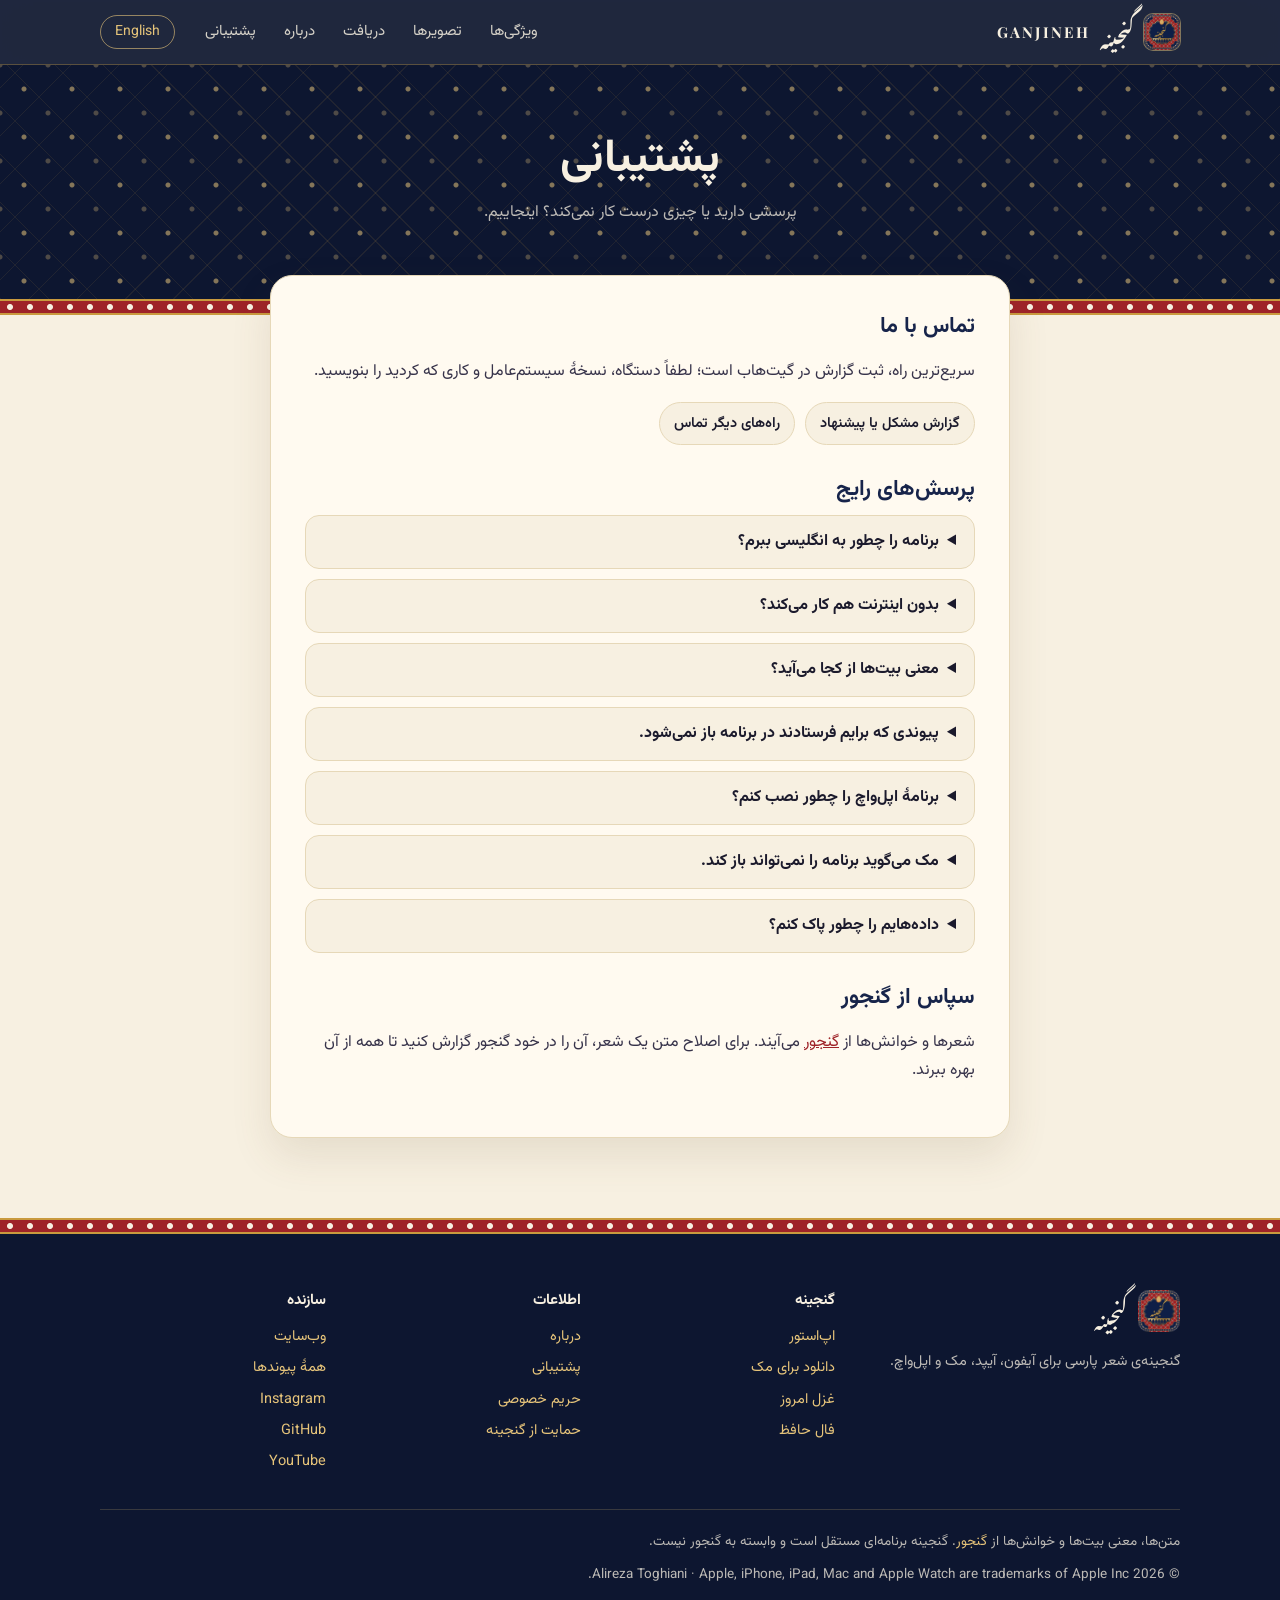
<file: support.html>
<!doctype html>
<html lang="fa" dir="rtl">
<head>
<meta charset="utf-8">
<meta name="robots" content="noindex, nofollow">
<meta name="viewport" content="width=device-width, initial-scale=1, viewport-fit=cover">
<title>پشتیبانی · Support — گنجینه</title>
<meta name="description" content="Help, contact and frequently asked questions for Ganjineh.">
<link rel="icon" type="image/png" href="/assets/favicon.png">
<link rel="apple-touch-icon" href="/assets/apple-touch-icon.png">
<meta name="theme-color" content="#0d1630">
<meta property="og:site_name" content="Ganjineh · گنجینه">
<meta property="og:title" content="پشتیبانی · Support — گنجینه">
<meta property="og:description" content="Help, contact and frequently asked questions for Ganjineh.">
<meta property="og:image" content="https://ganjinehparsi.com/assets/og.jpg">
<meta name="twitter:card" content="summary_large_image">
<link rel="canonical" href="https://ganjinehparsi.com/support">
<link rel="preconnect" href="https://fonts.googleapis.com">
<link rel="preconnect" href="https://fonts.gstatic.com" crossorigin>
<link href="https://fonts.googleapis.com/css2?family=Noto+Nastaliq+Urdu:wght@700&family=Playfair+Display:wght@600&family=Vazirmatn:wght@400;600;700&display=swap" rel="stylesheet">
<link rel="stylesheet" href="/assets/style.css">
<script src="/assets/app.js" defer></script>
</head>
<body>
<header class="top">
  <div class="wrap top-inner">
    <a class="brand" href="/"><img src="/assets/apple-touch-icon.png" alt=""><span class="fa">گنجینه</span><span class="en">GANJINEH</span></a>
    <nav class="nav" data-nav>
      <a href="/#features"><span class="only-fa">ویژگی‌ها</span><span class="only-en">Features</span></a>
      <a href="/#screens"><span class="only-fa">تصویرها</span><span class="only-en">Screenshots</span></a>
      <a href="/#download"><span class="only-fa">دریافت</span><span class="only-en">Download</span></a>
      <a href="/about"><span class="only-fa">درباره</span><span class="only-en">About</span></a>
      <a href="/support"><span class="only-fa">پشتیبانی</span><span class="only-en">Support</span></a>
    </nav>
    <button class="menu-btn" data-menu aria-label="Menu">☰</button>
    <a href="#" class="lang-toggle" data-lang-toggle>English</a>
  </div>
</header>
<main>
  <div class="page-hero carpet">
    <h1><span class="only-fa">پشتیبانی</span><span class="only-en">Support</span></h1>
    <p><span class="only-fa">پرسشی دارید یا چیزی درست کار نمی‌کند؟ اینجاییم.</span><span class="only-en">A question, or something not working? We're here.</span></p>
  </div>
  <div class="border-band"></div>
  <div class="wrap narrow">
    <article class="prose">
<h2 class="only-fa">تماس با ما</h2><h2 class="only-en" dir="ltr">Contact us</h2>
<p class="only-fa">سریع‌ترین راه، ثبت گزارش در گیت‌هاب است؛ لطفاً دستگاه، نسخهٔ سیستم‌عامل و کاری که کردید را بنویسید.</p><p class="only-en" dir="ltr">The quickest way is to open an issue on GitHub; please include your device, system version and what you did.</p>
<p class="links"><a class="chip" data-link="issues" href="https://github.com/alireza12t/ganjinehparsi.com/issues" target="_blank" rel="noopener"><span class="only-fa">گزارش مشکل یا پیشنهاد</span><span class="only-en">Report a problem or suggest an idea</span></a><a class="chip" data-link="linktree" href="https://alireza12t.github.io/links/" target="_blank" rel="noopener"><span class="only-fa">راه‌های دیگر تماس</span><span class="only-en">Other ways to reach me</span></a></p>
<h2 class="only-fa">پرسش‌های رایج</h2><h2 class="only-en" dir="ltr">Frequently asked questions</h2>
<div class="only-fa">
<details><summary>برنامه را چطور به انگلیسی ببرم؟</summary><p>در «کتابخانهٔ من» ← تنظیمات، زبان را English بگذارید و برنامه را دوباره باز کنید. شعرها همیشه پارسی می‌مانند.</p></details>
<details><summary>بدون اینترنت هم کار می‌کند؟</summary><p>شعرهایی که یک بار باز کرده‌اید و نشان‌هایتان بدون اینترنت در دسترس‌اند. برای شعرهای تازه، جستجو و خوانش‌های صوتی اینترنت لازم است.</p></details>
<details><summary>معنی بیت‌ها از کجا می‌آید؟</summary><p>از گنجور. برخی معنی‌ها را گنجور با هوش مصنوعی نوشته است؛ گنجینه این‌ها را با برچسب مشخص می‌کند.</p></details>
<details><summary>پیوندی که برایم فرستادند در برنامه باز نمی‌شود.</summary><p>مطمئن شوید آخرین نسخهٔ گنجینه را دارید. پیوندهای ganjinehparsi.com را در پیام‌ها یا یادداشت‌ها لمس کنید؛ اگر نشانی را در نوار سافاری تایپ کنید، وب‌سایت باز می‌شود. می‌توانید در صفحهٔ وب دکمهٔ «باز کردن» را بزنید.</p></details>
<details><summary>برنامهٔ اپل‌واچ را چطور نصب کنم؟</summary><p>برنامهٔ ساعت همراه برنامهٔ آیفون می‌آید. در برنامهٔ Watch آیفون، بخش «برنامه‌های موجود»، گنجینه را نصب کنید.</p></details>
<details><summary>مک می‌گوید برنامه را نمی‌تواند باز کند.</summary><p>نسخهٔ DMG امضا و از سوی اپل تأیید (notarize) شده است. اگر پیامی دیدید، فایل را دوباره از همین سایت دانلود کنید یا نسخهٔ مک اپ‌استور را نصب کنید.</p></details>
<details><summary>داده‌هایم را چطور پاک کنم؟</summary><p>همه‌چیز فقط روی دستگاه شماست؛ با پاک کردن برنامه همهٔ داده‌ها پاک می‌شوند. جزئیات در <a href="/privacy">حریم خصوصی</a>.</p></details>
</div>
<div class="only-en" dir="ltr">
<details><summary>How do I switch the app to English?</summary><p>Go to My Library → Settings, set the language to English and reopen the app. Poems always stay in Persian.</p></details>
<details><summary>Does it work offline?</summary><p>Poems you have opened and your bookmarks work offline. New poems, search and recitations need an internet connection.</p></details>
<details><summary>Where do couplet meanings come from?</summary><p>From Ganjoor. Some meanings were written by AI on Ganjoor; Ganjineh labels those clearly.</p></details>
<details><summary>A link someone sent me doesn't open in the app.</summary><p>Make sure you have the latest Ganjineh. Tap ganjinehparsi.com links in Messages or Notes; typing the address into Safari's address bar opens the website instead. You can also tap “Open” on the web page.</p></details>
<details><summary>How do I install the Apple Watch app?</summary><p>It comes with the iPhone app. Open the Watch app on your iPhone and install Ganjineh under Available Apps.</p></details>
<details><summary>My Mac says it can't open the app.</summary><p>The DMG is signed and notarized by Apple. If you see a warning, download it again from this site, or install it from the Mac App Store.</p></details>
<details><summary>How do I delete my data?</summary><p>Everything lives only on your device; deleting the app removes it all. See the <a href="/privacy">Privacy Policy</a>.</p></details>
</div>
<h2 class="only-fa">سپاس از گنجور</h2><h2 class="only-en" dir="ltr">Thanks to Ganjoor</h2>
<p class="only-fa">شعرها و خوانش‌ها از <a href="https://ganjoor.net">گنجور</a> می‌آیند. برای اصلاح متن یک شعر، آن را در خود گنجور گزارش کنید تا همه از آن بهره ببرند.</p><p class="only-en" dir="ltr">Poems and recitations come from <a href="https://ganjoor.net">Ganjoor</a>. To correct a poem's text, report it on Ganjoor itself so everyone benefits.</p>
    </article>
  </div>
</main>
<div class="border-band"></div>
<footer data-footer></footer>
</body>
</html>
</file>
<file: assets/style.css>
/* Ganjineh — ganjinehparsi.com
   Four colours from the app icon: indigo, madder, ivory, gold. */
:root {
  --indigo: #17244a;
  --indigo-deep: #0d1630;
  --indigo-soft: #24345f;
  --madder: #9e2328;
  --madder-deep: #6e151b;
  --ivory: #f7f0e1;
  --ivory-card: #fffaf0;
  --ink: #1b1a2c;
  --ink-soft: #5e5869;
  --gold: #c99a3e;
  --gold-light: #e6c47a;
  --gold-leaf: linear-gradient(135deg, #f6e3ab 0%, #d8ae5a 45%, #9c7330 75%, #eed08a 100%);
  --rule: #e6d8b8;
  --radius: 22px;
  --shadow: 0 18px 40px rgba(107, 85, 48, .12);
  --font: "Vazirmatn", "Inter", system-ui, -apple-system, sans-serif;
  --display-fa: "Noto Nastaliq Urdu", serif;
  --display-en: "Playfair Display", Georgia, serif;
}

* { box-sizing: border-box; }
html { -webkit-text-size-adjust: 100%; scroll-behavior: smooth; scroll-padding-top: 80px; }
body { margin: 0; background: var(--ivory); color: var(--ink); font-family: var(--font); line-height: 1.75; overflow-x: hidden; }
a { color: var(--madder); }
img { max-width: 100%; display: block; }
h1, h2, h3 { line-height: 1.35; }
:focus-visible { outline: 2.5px solid var(--gold); outline-offset: 3px; border-radius: 6px; }

[lang="en"] .only-fa, [lang="fa"] .only-en { display: none !important; }
[lang="en"] body { line-height: 1.6; }

.wrap { max-width: 1120px; margin: 0 auto; padding: 0 20px; }
.narrow { max-width: 780px; }

/* ---------- Carpet motifs ---------- */
.carpet {
  background-color: var(--indigo-deep);
  background-image:
    radial-gradient(circle at 50% 50%, rgba(230, 196, 122, .55) 0 2px, transparent 3px),
    radial-gradient(circle at 50% 50%, rgba(230, 196, 122, .3) 0 2px, transparent 3px),
    repeating-linear-gradient(45deg, rgba(201, 154, 62, .10) 0 1px, transparent 1px 34px),
    repeating-linear-gradient(-45deg, rgba(201, 154, 62, .10) 0 1px, transparent 1px 34px);
  background-size: 48px 48px, 48px 48px, auto, auto;
  background-position: 0 0, 24px 24px, 0 0, 0 0;
}
.carpet-madder {
  background-color: var(--madder);
  background-image:
    radial-gradient(circle at 50% 50%, rgba(247, 240, 225, .8) 0 3px, transparent 4px),
    radial-gradient(circle at 50% 50%, rgba(247, 240, 225, .8) 0 3px, transparent 4px),
    repeating-linear-gradient(45deg, rgba(217, 164, 65, .28) 0 1.5px, transparent 1.5px 34px),
    repeating-linear-gradient(-45deg, rgba(217, 164, 65, .28) 0 1.5px, transparent 1.5px 34px);
  background-size: 48px 48px, 48px 48px, auto, auto;
  background-position: 0 0, 24px 24px, 0 0, 0 0;
}
.border-band {
  height: 16px;
  background: radial-gradient(circle, var(--ivory) 0 2.5px, transparent 3.5px) 0 50% / 20px 16px repeat-x, var(--madder);
  border-top: 2px solid var(--gold);
  border-bottom: 2px solid var(--gold);
}
.ornament {
  width: 180px; height: 14px; margin: 0 auto 30px;
  background:
    radial-gradient(circle, var(--gold) 0 5px, transparent 6px) 50% 50% / 14px 14px no-repeat,
    linear-gradient(90deg, transparent, var(--gold) 40%, transparent 41% 59%, var(--gold) 60%, transparent) 50% 50% / 100% 1.5px no-repeat;
}

/* ---------- Header ---------- */
.top {
  position: sticky; top: 0; z-index: 50;
  background: rgba(13, 22, 48, .92);
  -webkit-backdrop-filter: saturate(160%) blur(14px); backdrop-filter: saturate(160%) blur(14px);
  border-bottom: 1px solid rgba(201, 154, 62, .35);
}
.top-inner { display: flex; align-items: center; gap: 18px; height: 64px; }
.top a { color: var(--ivory); text-decoration: none; }
.brand { display: flex; align-items: center; gap: 10px; font-weight: 700; flex-shrink: 0; }
.brand img { width: 36px; height: 36px; border-radius: 9px; box-shadow: 0 0 0 1px rgba(230, 196, 122, .5); }
.brand .fa { font-family: var(--display-fa); font-size: 19px; line-height: 1; padding-top: 6px; }
.brand .en { font-family: var(--display-en); letter-spacing: .14em; font-size: 15px; }
.nav { display: flex; gap: 4px; margin-inline-start: auto; }
.nav a { padding: 6px 12px; border-radius: 999px; font-size: 15px; color: rgba(247, 240, 225, .85); }
.nav a:hover { background: rgba(247, 240, 225, .08); color: var(--ivory); }
.lang-toggle {
  border: 1px solid rgba(230, 196, 122, .6); border-radius: 999px; padding: 4px 14px; font-size: 14px;
  color: var(--gold-light) !important; flex-shrink: 0;
}
.menu-btn { display: none; background: none; border: 0; color: var(--ivory); font-size: 24px; cursor: pointer; padding: 4px 8px; }

/* ---------- Buttons ---------- */
.btn {
  display: inline-flex; align-items: center; justify-content: center; gap: 10px; padding: 12px 22px; border-radius: 14px;
  font-weight: 700; text-decoration: none; border: 0; cursor: pointer; font-size: 16px; font-family: inherit; line-height: 1.3;
  transition: transform .15s ease, box-shadow .15s ease;
}
.btn:hover { transform: translateY(-1px); }
.btn-gold { background: var(--gold-leaf); color: var(--indigo-deep); box-shadow: 0 8px 22px rgba(201, 154, 62, .35); }
.btn-ghost { border: 1.5px solid rgba(247, 240, 225, .45); color: var(--ivory); background: rgba(247, 240, 225, .04); }
.btn-dark { background: #000; color: #fff; }
.btn-outline { border: 1.5px solid var(--rule); color: var(--ink); background: var(--ivory-card); }
.btn .stack { display: flex; flex-direction: column; text-align: start; }
.btn .stack small { font-weight: 500; font-size: 11.5px; opacity: .75; letter-spacing: .02em; }
.btn svg { width: 22px; height: 22px; flex-shrink: 0; }
.badge { display: inline-block; line-height: 0; transition: transform .15s ease; }
.badge:hover { transform: translateY(-1px); }
.badge img { height: 52px; width: auto; }

/* ---------- Hero ---------- */
.hero { position: relative; color: var(--ivory); overflow: hidden; }
.hero::after {
  content: ""; position: absolute; inset: 0; pointer-events: none;
  background: radial-gradient(60% 70% at 70% 40%, rgba(158, 35, 40, .35), transparent 70%);
}
[dir="rtl"] .hero::after { background: radial-gradient(60% 70% at 30% 40%, rgba(158, 35, 40, .35), transparent 70%); }
.hero-inner { position: relative; z-index: 1; display: grid; grid-template-columns: 1.1fr .9fr; gap: 48px; align-items: center; padding: 72px 20px 88px; }
.eyebrow { display: inline-block; font-size: 13px; letter-spacing: .14em; text-transform: uppercase; color: var(--gold-light); margin-bottom: 4px; }
.title-fa {
  font-family: var(--display-fa); font-size: clamp(56px, 9vw, 96px); line-height: 1.55; margin: 0;
  background: var(--gold-leaf); -webkit-background-clip: text; background-clip: text; color: transparent;
}
.title-en { font-family: var(--display-en); font-size: clamp(18px, 2.4vw, 24px); letter-spacing: .36em; text-transform: uppercase; color: var(--gold-light); margin: -6px 0 22px; }
.lead { font-size: clamp(17px, 2vw, 20px); margin: 0 0 28px; color: rgba(247, 240, 225, .9); max-width: 560px; }
.cta { display: flex; flex-wrap: wrap; gap: 12px; align-items: center; }
.cta-sub { display: flex; flex-wrap: wrap; gap: 18px; margin-top: 22px; font-size: 15px; }
.cta-sub a { color: var(--gold-light); text-decoration: none; border-bottom: 1px dashed rgba(230, 196, 122, .5); }
.req { font-size: 13px; color: rgba(247, 240, 225, .6); margin-top: 14px; }

.hero-visual { position: relative; display: grid; place-items: center; min-height: 520px; }
.hero-visual .emblem {
  position: absolute; width: 78%; max-width: 420px; border-radius: 32px; opacity: .95;
  transform: translateX(-18%) rotate(-6deg); box-shadow: 0 30px 80px rgba(0, 0, 0, .5);
}
[dir="rtl"] .hero-visual .emblem { transform: translateX(18%) rotate(6deg); }
.hero-visual .phone { position: relative; width: min(270px, 62%); transform: translateX(22%); }
[dir="rtl"] .hero-visual .phone { transform: translateX(-22%); }

/* ---------- Device frames ---------- */
.phone {
  border-radius: 44px; padding: 10px; background: linear-gradient(160deg, #3a3a44, #0c0c10 40%, #2a2a33);
  box-shadow: 0 0 0 1.5px #55555f inset, 0 30px 70px rgba(0, 0, 0, .45);
}
.phone img { border-radius: 35px; width: 100%; }
.tablet {
  border-radius: 30px; padding: 12px; background: linear-gradient(160deg, #3a3a44, #0c0c10 40%, #2a2a33);
  box-shadow: 0 0 0 1.5px #55555f inset, 0 30px 70px rgba(0, 0, 0, .35);
}
.tablet img { border-radius: 19px; width: 100%; }
.watch {
  border-radius: 46px; padding: 14px; background: linear-gradient(160deg, #3a3a44, #0c0c10 40%, #2a2a33);
  box-shadow: 0 0 0 1.5px #55555f inset, 0 24px 50px rgba(0, 0, 0, .35); position: relative;
}
.watch img { border-radius: 34px; width: 100%; }
.mac { border-radius: 14px; overflow: hidden; box-shadow: 0 0 0 1px rgba(0, 0, 0, .15), 0 30px 70px rgba(0, 0, 0, .3); background: #fff; }
.mac img { width: 100%; }

/* ---------- Daily couplet ---------- */
.daily {
  margin: -44px auto 0; position: relative; z-index: 2; max-width: 860px;
  background: var(--ivory-card); border-radius: var(--radius); border: 1px solid var(--rule);
  padding: 30px 26px 26px; text-align: center; box-shadow: 0 24px 50px rgba(13, 22, 48, .14);
}
.daily::before {
  content: ""; position: absolute; inset: 8px; border: 1px solid var(--rule); border-radius: 16px; pointer-events: none;
}
.daily .label { color: var(--gold); font-weight: 700; letter-spacing: .08em; font-size: 14px; }
.couplet { font-size: clamp(20px, 3.2vw, 27px); line-height: 2.05; margin: 8px 0; direction: rtl; }
.couplet .m { display: block; }
.daily .source { color: var(--ink-soft); font-size: 15px; }

/* ---------- Sections ---------- */
section { padding: 88px 0; }
.section-title { text-align: center; margin: 0 0 8px; font-size: clamp(26px, 3.4vw, 36px); }
.section-sub { text-align: center; color: var(--ink-soft); margin: 0 auto 20px; max-width: 620px; font-size: 17px; }
.stats { display: grid; grid-template-columns: repeat(4, 1fr); gap: 14px; margin-top: 56px; }
.stat { text-align: center; padding: 18px 10px; border-radius: 18px; background: var(--ivory-card); border: 1px solid var(--rule); }
.stat b { display: block; font-size: 28px; color: var(--madder); line-height: 1.2; }
.stat span { color: var(--ink-soft); font-size: 14px; }

.features { display: grid; grid-template-columns: repeat(3, 1fr); gap: 18px; }
.feature { background: var(--ivory-card); border: 1px solid var(--rule); border-radius: 20px; padding: 24px; transition: transform .2s ease, box-shadow .2s ease; }
.feature:hover { transform: translateY(-3px); box-shadow: var(--shadow); }
.feature h3 { margin: 14px 0 6px; font-size: 19px; }
.feature p { margin: 0; color: var(--ink-soft); font-size: 15.5px; }
.feature .icon {
  width: 46px; height: 46px; border-radius: 13px; display: grid; place-items: center;
  background: var(--indigo); color: var(--gold-light); font-size: 21px; box-shadow: 0 0 0 1px var(--gold) inset;
}

/* ---------- Screenshots ---------- */
.shots-section { background: var(--indigo-deep); color: var(--ivory); }
.shots-section .section-sub { color: rgba(247, 240, 225, .7); }
.tabs { display: flex; justify-content: center; gap: 6px; margin: 0 auto 36px; padding: 5px; width: fit-content; border-radius: 999px; background: rgba(247, 240, 225, .07); border: 1px solid rgba(230, 196, 122, .25); flex-wrap: wrap; }
.tabs button {
  font: inherit; font-size: 15px; border: 0; background: none; color: rgba(247, 240, 225, .75); padding: 8px 18px; border-radius: 999px; cursor: pointer;
}
.tabs button[aria-selected="true"] { background: var(--gold-leaf); color: var(--indigo-deep); font-weight: 700; }
.gallery { display: none; }
.gallery.active { display: flex; gap: 26px; overflow-x: auto; scroll-snap-type: x mandatory; padding: 10px 4px 26px; justify-content: safe center; }
.gallery figure { margin: 0; flex: 0 0 auto; scroll-snap-align: center; text-align: center; }
.gallery figcaption { margin-top: 14px; font-size: 15px; color: rgba(247, 240, 225, .8); }
.gallery .phone { width: 250px; }
.gallery .tablet { width: 440px; }
.gallery .watch { width: 210px; }
.gallery .mac { width: min(860px, 88vw); }
.gallery::-webkit-scrollbar { height: 6px; }
.gallery::-webkit-scrollbar-thumb { background: rgba(230, 196, 122, .4); border-radius: 3px; }

/* ---------- Download ---------- */
.platform-grid { display: grid; grid-template-columns: repeat(4, 1fr); gap: 16px; }
.platform { background: var(--ivory-card); border: 1px solid var(--rule); border-radius: 20px; padding: 24px 20px; text-align: center; display: flex; flex-direction: column; align-items: center; gap: 10px; }
.platform .glyph { font-size: 34px; color: var(--indigo); height: 44px; display: grid; place-items: center; }
.platform .glyph svg { width: 40px; height: 40px; }
.platform h3 { margin: 0; font-size: 19px; }
.platform p { margin: 0; color: var(--ink-soft); font-size: 14.5px; flex: 1; }
.platform .badge img { height: 44px; }
.platform .btn { padding: 9px 16px; font-size: 14.5px; border-radius: 10px; }

/* ---------- Creator ---------- */
.creator { display: grid; grid-template-columns: auto 1fr; gap: 30px; align-items: center; background: var(--ivory-card); border: 1px solid var(--rule); border-radius: 26px; padding: 34px; box-shadow: var(--shadow); }
.creator .avatar { width: 108px; height: 108px; border-radius: 28px; overflow: hidden; box-shadow: 0 0 0 3px var(--gold); }
.creator h3 { margin: 0 0 6px; font-size: 22px; }
.creator p { margin: 0 0 16px; color: var(--ink-soft); }
.links { display: flex; flex-wrap: wrap; gap: 10px; }
.chip {
  display: inline-flex; align-items: center; gap: 8px; padding: 8px 14px; border-radius: 999px; text-decoration: none;
  border: 1px solid var(--rule); color: var(--ink); background: var(--ivory); font-size: 14.5px; font-weight: 600;
}
.chip:hover { border-color: var(--gold); }
.chip svg { width: 17px; height: 17px; }
.chip.donate { background: var(--madder); color: var(--ivory); border-color: var(--madder); }

/* ---------- Content pages ---------- */
.page-hero { color: var(--ivory); text-align: center; padding: 64px 20px 72px; }
.page-hero h1 { margin: 0; font-size: clamp(30px, 5vw, 46px); }
.page-hero p { margin: 8px 0 0; color: rgba(247, 240, 225, .75); }
.prose { background: var(--ivory-card); border: 1px solid var(--rule); border-radius: var(--radius); padding: 36px 34px; margin: -40px auto 80px; position: relative; box-shadow: var(--shadow); }
.prose h2 { font-size: 22px; margin: 30px 0 8px; color: var(--indigo); }
.prose h2:first-child { margin-top: 0; }
.prose p, .prose li { color: #37334a; }
.prose .updated { color: var(--ink-soft); font-size: 14px; }
details { border: 1px solid var(--rule); border-radius: 14px; padding: 12px 18px; margin: 10px 0; background: var(--ivory); }
details summary { cursor: pointer; font-weight: 700; }
details[open] summary { margin-bottom: 6px; }

/* ---------- Shared-link pages ---------- */
.poem-page { padding: 40px 0 70px; }
.poem-card {
  background: var(--ivory-card); border: 1px solid var(--rule); border-radius: var(--radius);
  padding: 34px 26px; max-width: 760px; margin: 0 auto; box-shadow: var(--shadow);
}
.poem-head { text-align: center; margin-bottom: 18px; }
.poem-head .poet { color: var(--gold); font-weight: 700; }
.poem-head h1 { font-family: var(--display-fa); font-weight: 700; font-size: 34px; margin: 6px 0 4px; line-height: 1.8; }
.poem-head .meta { color: var(--ink-soft); font-size: 14px; }
.verses { margin-top: 18px; direction: rtl; }
.beyt { display: grid; grid-template-columns: 1fr 1fr; gap: 28px; padding: 10px 12px; border-radius: 12px; font-size: 21px; line-height: 2; }
.beyt .m1 { text-align: right; } .beyt .m2 { text-align: left; }
.beyt.single { grid-template-columns: 1fr; text-align: center; }
.beyt.focus { background: #f2e4bf; box-shadow: inset 0 0 0 1.5px var(--gold); animation: glow 2.6s ease-out 1; }
@keyframes glow { 0% { box-shadow: inset 0 0 0 3px var(--gold), 0 0 26px rgba(201, 154, 62, .6); } 100% { box-shadow: inset 0 0 0 1.5px var(--gold); } }
.open-app {
  position: sticky; bottom: 14px; margin: 26px auto 0; max-width: 760px;
  background: var(--indigo); color: var(--ivory); border-radius: 18px; padding: 14px 18px;
  display: flex; align-items: center; justify-content: space-between; gap: 12px; border: 1.5px solid var(--gold);
}
.open-app .t { font-weight: 700; }
.open-app .s { font-size: 13px; opacity: .75; }
.loading { text-align: center; color: var(--ink-soft); padding: 40px 0; }
.credit { text-align: center; color: var(--ink-soft); font-size: 14px; margin-top: 20px; }
.poem-card ul { padding-inline-start: 22px; }

/* ---------- Footer ---------- */
footer { background: var(--indigo-deep); color: rgba(247, 240, 225, .75); padding: 54px 0 34px; font-size: 14.5px; }
footer a { color: var(--gold-light); text-decoration: none; }
footer a:hover { text-decoration: underline; }
.foot-grid { display: grid; grid-template-columns: 1.4fr 1fr 1fr 1fr; gap: 28px; }
.foot-grid h4 { color: var(--ivory); margin: 0 0 10px; font-size: 15px; }
.foot-grid ul { list-style: none; margin: 0; padding: 0; display: grid; gap: 6px; }
.foot-brand { display: flex; align-items: center; gap: 10px; margin-bottom: 10px; }
.foot-brand img { width: 42px; height: 42px; border-radius: 10px; }
.foot-brand span { font-family: var(--display-fa); font-size: 22px; color: var(--ivory); padding-top: 8px; }
.foot-bottom { border-top: 1px solid rgba(230, 196, 122, .2); margin-top: 34px; padding-top: 20px; display: flex; justify-content: space-between; flex-wrap: wrap; gap: 10px; font-size: 13.5px; }


/* ---------- Story sections (numbered kickers, split layouts, proof, checks, closing) ---------- */
.kicker { color: var(--madder); font-weight: 700; letter-spacing: .08em; font-size: 14px; margin: 0 0 10px; }
.kicker.center { text-align: center; }
.shots-section .kicker, .close .kicker { color: var(--gold-light); }
.tinted { background: #f1e7d2; }
.split { display: grid; grid-template-columns: 1.15fr .85fr; gap: 56px; align-items: center; }
.split h2 { font-size: clamp(26px, 3.4vw, 38px); margin: 0 0 18px; color: var(--indigo); }
.split p { font-size: 17.5px; color: #3c3850; }
.split-visual { display: grid; place-items: center; position: relative; }
.split-visual::before { content: ""; position: absolute; width: 78%; aspect-ratio: 1; border-radius: 50%; background: radial-gradient(circle, rgba(201, 154, 62, .28), transparent 68%); }
.split-visual .phone { width: min(280px, 78%); position: relative; }
.feature .num { margin: 0 0 12px; font-size: 13px; font-weight: 700; color: var(--gold); letter-spacing: .1em; }
.proof { display: grid; grid-template-columns: repeat(3, 1fr); gap: 16px; margin-top: 48px; }
.proof article { background: var(--indigo); color: var(--ivory); border-radius: 20px; padding: 24px; border: 1px solid rgba(201, 154, 62, .5); }
.proof strong { display: block; font-size: 34px; line-height: 1.2; background: var(--gold-leaf); -webkit-background-clip: text; background-clip: text; color: transparent; }
.proof span { color: rgba(247, 240, 225, .8); font-size: 15px; }
.checks { list-style: none; padding: 0; margin: 0 0 18px; display: grid; gap: 12px; }
.checks li { position: relative; padding-inline-start: 34px; font-size: 16.5px; color: #3c3850; }
.checks li::before { content: "✓"; position: absolute; inset-inline-start: 0; top: 1px; width: 24px; height: 24px; border-radius: 50%; background: var(--indigo); color: var(--gold-light); display: grid; place-items: center; font-size: 13px; font-weight: 700; }
.close { color: var(--ivory); text-align: center; padding: 96px 0; }
.close h2 { font-size: clamp(28px, 4vw, 44px); margin: 8px 0 28px; }
.close-couplet { font-size: clamp(18px, 2.6vw, 24px); line-height: 2.1; color: var(--gold-light); margin: 0; direction: rtl; }
.share { display: flex; align-items: center; gap: 18px; max-width: 520px; margin: 40px auto 0; padding: 16px 20px; border-radius: 18px; background: rgba(247, 240, 225, .06); border: 1px solid rgba(230, 196, 122, .3); text-align: start; }
.share img { background: #fff; border-radius: 10px; padding: 6px; flex-shrink: 0; }
.share p { margin: 0; font-size: 15px; color: rgba(247, 240, 225, .85); }
@media (max-width: 860px) {
  .split { grid-template-columns: 1fr; gap: 30px; text-align: center; }
  .checks { text-align: start; }
  .proof { grid-template-columns: 1fr; }
  .share { flex-direction: column; text-align: center; }
}

/* ---------- Responsive ---------- */
@media (max-width: 960px) {
  .platform-grid { grid-template-columns: repeat(2, 1fr); }
  .foot-grid { grid-template-columns: 1fr 1fr; }
}
@media (max-width: 860px) {
  .nav { display: none; position: absolute; top: 64px; inset-inline: 0; flex-direction: column; background: var(--indigo-deep); padding: 10px 16px 16px; border-bottom: 1px solid rgba(201, 154, 62, .35); }
  .nav.open { display: flex; }
  .menu-btn { display: block; margin-inline-start: auto; }
  .hero-inner { grid-template-columns: 1fr; padding: 44px 16px 80px; gap: 20px; text-align: center; }
  .lead { margin-inline: auto; }
  .cta, .cta-sub { justify-content: center; }
  .hero-visual { min-height: 420px; }
  .features { grid-template-columns: 1fr; }
  .stats { grid-template-columns: repeat(2, 1fr); }
  .gallery.active { justify-content: flex-start; }
  .gallery .tablet { width: 82vw; }
  .gallery .phone { width: 220px; }
  .creator { grid-template-columns: 1fr; text-align: center; justify-items: center; }
  .links { justify-content: center; }
  .wrap { padding: 0 16px; }
  section { padding: 64px 0; }
}
@media (max-width: 560px) {
  .platform-grid, .foot-grid { grid-template-columns: 1fr; }
  .beyt { grid-template-columns: 1fr; gap: 0; }
  .prose { padding: 26px 20px; }
  .brand .en { display: none; }
}
@media (prefers-reduced-motion: reduce) {
  html { scroll-behavior: auto; }
  .beyt.focus { animation: none; }
  .btn, .feature, .badge { transition: none; }
}
</file>
